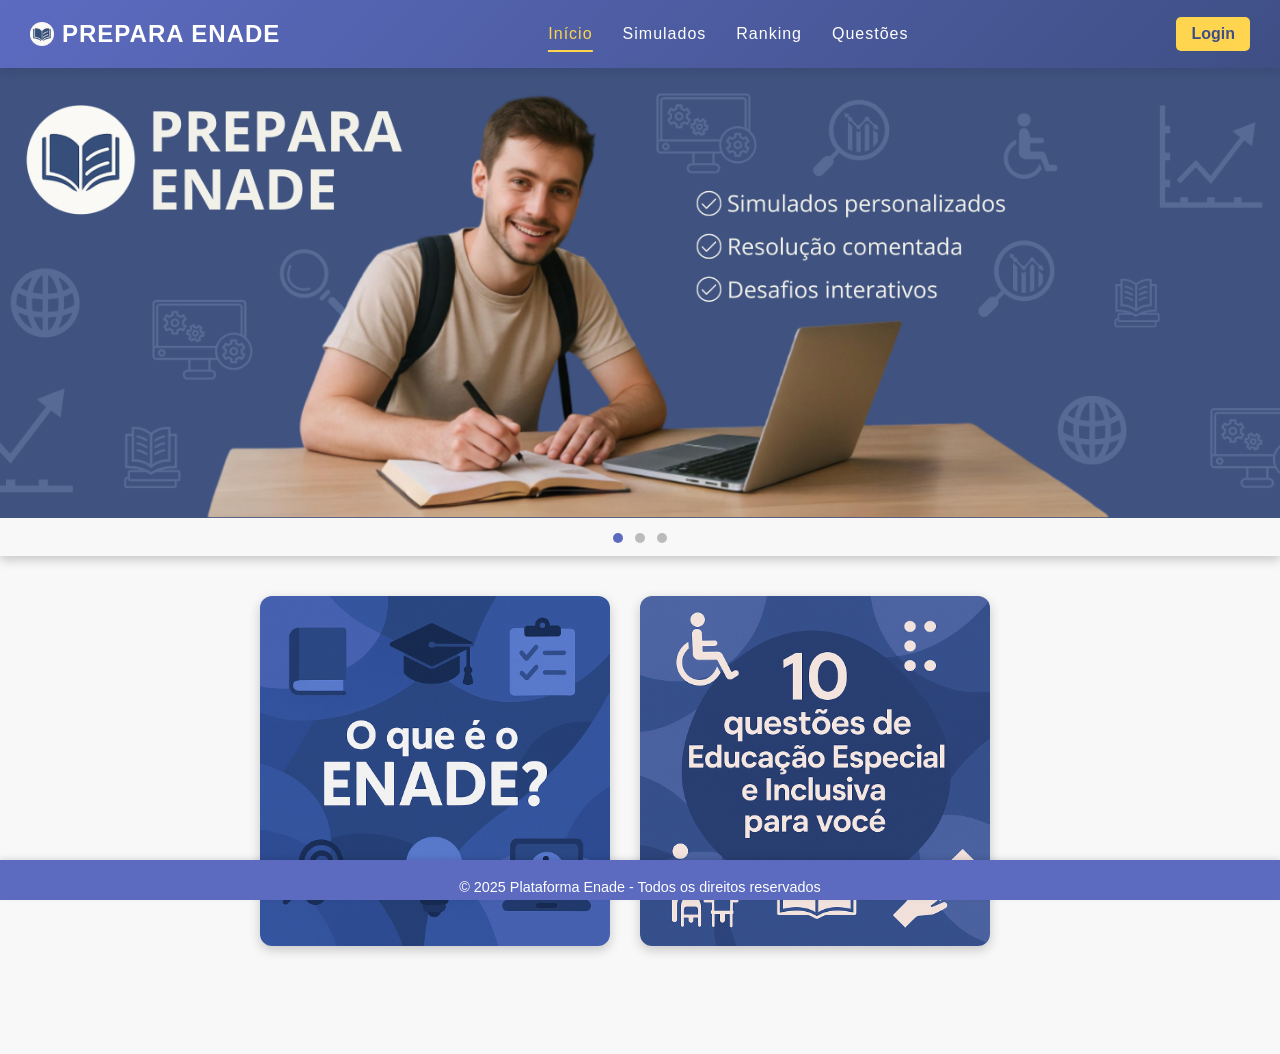
<file: public/index.html>
<!DOCTYPE html>
<html lang="pt-br">
<head>
    <meta charset="UTF-8">
    <meta name="viewport" content="width=device-width, initial-scale=1.0">
    <title>Prepara Enade</title>
    <link rel="stylesheet" href="styles.css">
    <link rel="icon" type="image/x-icon" href="img/icon.png">
</head>
<body>
    <header>
        <a href="index.html" class="logo">
          <img src="img/icon.png" alt="Ícone de livro" class="logo-icon">
          Prepara Enade
        </a>          
        <nav>
            <div class="hamburger" onclick="toggleMenu()">☰</div>
            <ul>
                <li><a href="index.html">Início</a></li>
                <li><a href="simulados.html">Simulados</a></li>
                <li><a href="ranking.html">Ranking</a></li>
                <li><a href="questoes.html">Questões</a></li>
            </ul>
        </nav>
        <div id="login-area">
            <button class="btn-login" onclick="window.location.href='login.html'">Login</button>
        </div>
    </header>
    
    <section class="carousel">
            <div class="slides">
                <img src="img/1.png" alt="Imagem 1">
                <img src="img/2.png" alt="Imagem 2">
                <img src="img/3.png" alt="Imagem 3">
            </div>
            <div class="dots">
                <span class="dot active"></span>
                <span class="dot"></span>
                <span class="dot"></span>
            </div>
    </section>
     <section class="posters">
  <div class="poster" id="enade-poster" onclick="mostrarVideoEnade()">
    <img src="img/O que é o ENADE_.png" alt="O que é o ENADE">
  </div>
  <div class="poster" onclick="window.location.href='10quest.html'">
    <img src="img/10quest.png" alt="10 Questões de Acessibilidade">
  </div>
  <div id="video-container" style="margin-top: 20px;"></div>
</section>
    <div id="custom-alert" class="custom-alert">
    <div class="alert-box">
        <p>Você precisa estar logado para acessar essa área.</p>
        <button onclick="closeAlert()">OK</button>
    </div>
</div>    

    <footer>
        <p>&copy; 2025 Plataforma Enade - Todos os direitos reservados</p>
    </footer>

<script>
    document.addEventListener("DOMContentLoaded", function () {
        let links = document.querySelectorAll("nav ul li a");
        let currentPage = window.location.pathname.split("/").pop();
        links.forEach(link => {
            if (link.getAttribute("href") === currentPage) {
                link.classList.add("active");
            }
        });

        let currentSlide = 0;
        const slides = document.querySelector(".slides");
        const dots = document.querySelectorAll(".dot");

        function showSlide(index) {
            slides.style.transform = `translateX(-${index * 100}%)`;
            dots.forEach(dot => dot.classList.remove("active"));
            dots[index].classList.add("active");
        }

        function nextSlide() {
            currentSlide = (currentSlide + 1) % 3;
            showSlide(currentSlide);
        }

        setInterval(nextSlide, 4000);

        dots.forEach((dot, index) => {
            dot.addEventListener("click", () => {
                currentSlide = index;
                showSlide(currentSlide);
            });
        });

        const user = JSON.parse(localStorage.getItem('user'));
const loginArea = document.getElementById('login-area');

if (user && loginArea) {
    const displayName = user.nickname ? user.nickname : user.name;
    const profilePhoto = user.foto ? user.foto : 'img/Animais/do-utilizador.png';

    loginArea.innerHTML = `
        <div class="user-info" onclick="window.location.href='perfil.html'" style="cursor: pointer;">
            <img src="${profilePhoto}" alt="Foto de Perfil" class="profile-photo">
            <span class="user-name">${displayName}</span>
            <button onclick="logout(event)" class="btn-login">Sair</button>
        </div>
        
    `;
}

        // ✅ Aqui dentro o user está definido corretamente
        document.querySelectorAll("nav ul li a").forEach(link => {
            const href = link.getAttribute("href");
            if ((href === "ranking.html" || href === "questoes.html") && !user) {
                link.addEventListener("click", function (e) {
                    e.preventDefault();
                    showAlert();
                });
            }
        });
    });
function showAlert() {
    const alert = document.getElementById("custom-alert");
    if (alert) {
        alert.style.display = "flex";
    }
}

function closeAlert() {
    window.location.href = "login.html";
}
function logout(event) {
        event.stopPropagation();
        localStorage.removeItem('user');
        window.location.href = 'index.html';
    }
function mostrarVideoEnade() {
    const container = document.getElementById('video-container');

    // Se o vídeo já estiver lá, não adiciona de novo (ou pode alternar visibilidade)
    if (container.innerHTML.trim() !== '') {
      container.innerHTML = ''; // fecha o vídeo se clicar novamente
      return;
    }

    // Insere o vídeo com controles
    container.innerHTML = `
      <video width="640" height="360" controls autoplay>
        <source src="img/oque-e-enade.mp4" type="video/mp4">
        Seu navegador não suporta o elemento de vídeo.
      </video>
    `;
    container.scrollIntoView({ behavior: 'smooth' });
  }
</script>
</body>
</html>
</file>
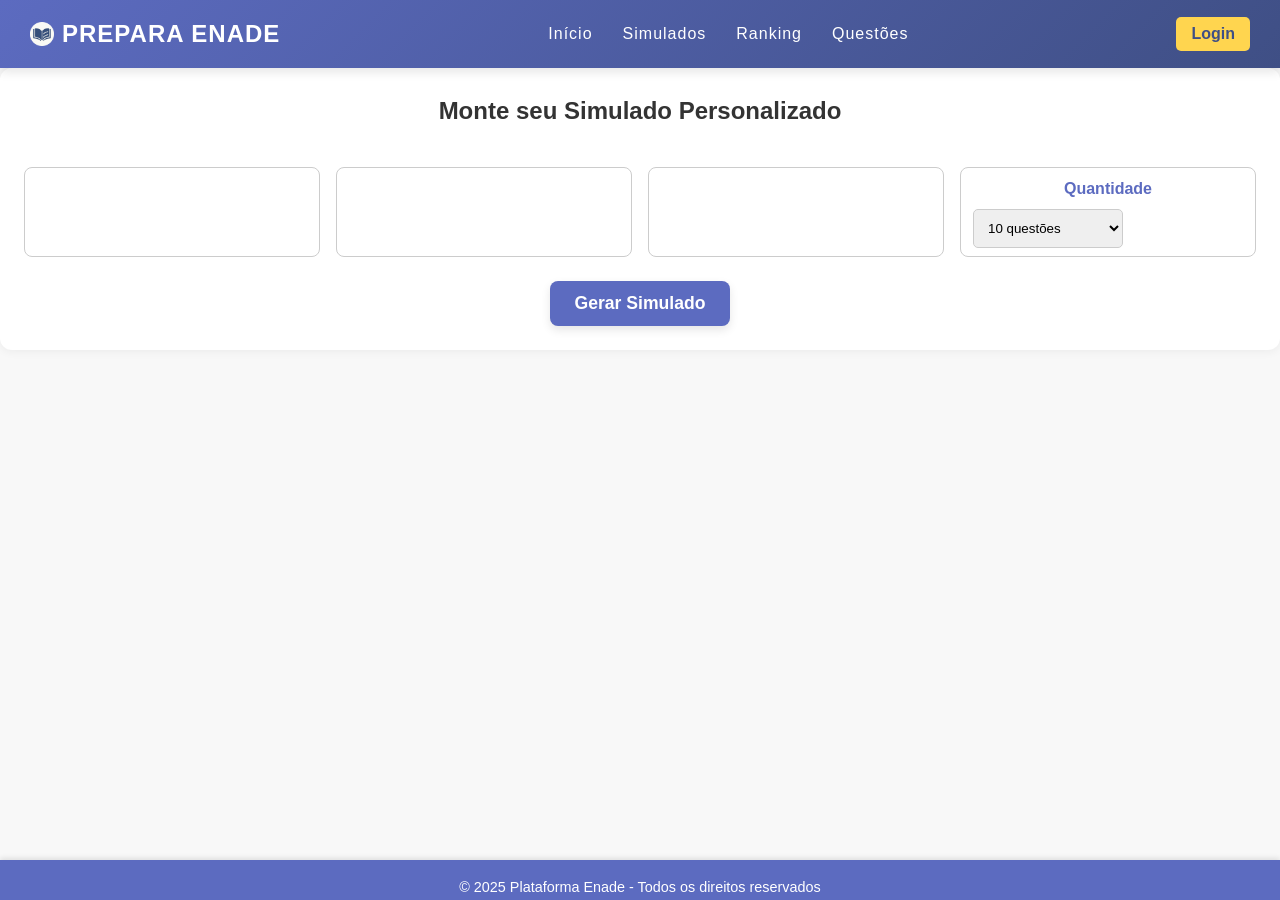
<file: public/10quest.html>
<!DOCTYPE html>
<html lang="pt-br">
<head>
  <meta charset="UTF-8" />
  <meta name="viewport" content="width=device-width, initial-scale=1.0" />
  <title>Simulados - Prepara Enade</title>
  <link rel="stylesheet" href="styles.css" />
  <link rel="icon" type="image/x-icon" href="img/icon.png" />
</head>
<body>
  <header>
    <a href="index.html" class="logo">
          <img src="img/icon.png" alt="Ícone de livro" class="logo-icon">
          Prepara Enade
        </a>
    <nav>
      <div class="hamburger" onclick="toggleMenu()">☰</div>
      <ul>
        <li><a href="index.html">Início</a></li>
        <li><a href="simulados.html">Simulados</a></li>
        <li><a href="ranking.html">Ranking</a></li>
        <li><a href="questoes.html">Questões</a></li>
      </ul>
    </nav>
    <div id="login-area">
      <button class="btn-login" onclick="window.location.href='login.html'">Login</button>
    </div>
  </header>
  <section class="container">
  <div class="topo-questoes">
    <h2>Monte seu Simulado Personalizado</h2>
  </div>

  <div class="filtro-questoes">
    <div class="filtro-checkbox" id="filtro-categoria"></div>
    <div class="filtro-checkbox" id="filtro-banca"></div>
    <div class="filtro-checkbox" id="filtro-ano"></div>
    <div class="filtro-checkbox">
      <h3>Quantidade</h3>
      <select id="quantidade">
        <option value="10">10 questões</option>
        <option value="15">15 questões</option>
        <option value="20">20 questões</option>
        <option value="30">30 questões</option>
      </select>
    </div>
  </div>

  <div class="questoes-lista" id="questoes-lista"></div>
  <div id="mensagens"></div>

  <button id="btn-gerar-simulado">Gerar Simulado</button>
</section>
<div id="custom-alert" class="custom-alert">
  <div class="alert-box">
      <p id="custom-alert-text">Você precisa estar logado para gerar um simulado.</p>
      <button onclick="closeAlert()">OK</button>
  </div>
</div>
   

  <footer>
    <p>&copy; 2025 Plataforma Enade - Todos os direitos reservados</p>
  </footer>

<script>
  let questoesCarregadas = [];

  const filtroCategoriaDiv = document.getElementById("filtro-categoria");
  const filtroBancaDiv = document.getElementById("filtro-banca");
  const filtroAnoDiv = document.getElementById("filtro-ano");
  const btnGerarSimulado = document.getElementById("btn-gerar-simulado");

  function criarCheckboxes(container, valores, nomeGrupo) {
    container.innerHTML = "";
    const titulo = document.createElement("h3");
    titulo.textContent = nomeGrupo;
    container.appendChild(titulo);

    Array.from(valores).sort().forEach(v => {
      const label = document.createElement("label");
      label.style.display = "block";

      const checkbox = document.createElement("input");
      checkbox.type = "checkbox";
      checkbox.name = nomeGrupo;
      checkbox.value = v;

      label.appendChild(checkbox);
      label.appendChild(document.createTextNode(" " + v));
      container.appendChild(label);
    });
  }

  function preencherFiltrosComCheckboxes(questoes) {
    const categorias = new Set();
    const bancas = new Set();
    const anos = new Set();

    questoes.forEach(q => {
      categorias.add(q.categoria);
      bancas.add(q.banca);
      anos.add(q.ano);
    });

    criarCheckboxes(filtroCategoriaDiv, categorias, "categoria");
    criarCheckboxes(filtroBancaDiv, bancas, "banca");
    criarCheckboxes(filtroAnoDiv, anos, "ano");
  }
function marcarCategoriasEAvancar() {
  // Categorias a marcar
  const categoriasParaMarcar = [
    "Educação Especial e Inclusiva",
    "Educação Especial na Perspectiva da Educação Inclusiva",
    "Educação Inclusiva"
  ];

  // Marcar checkboxes que correspondem a essas categorias
  categoriasParaMarcar.forEach(categoria => {
    const checkbox = document.querySelector(`#filtro-categoria input[type="checkbox"][value="${categoria}"]`);
    if (checkbox) {
      checkbox.checked = true;
    }
  });

  // Agora gerar o simulado automaticamente (simulando o clique no botão)
  btnGerarSimulado.click();
}

  function pegarSelecionados(nomeGrupo) {
    return Array.from(document.querySelectorAll(`input[name="${nomeGrupo}"]:checked`)).map(cb => cb.value);
  }

  function embaralharArray(array) {
    const arr = [...array];
    for (let i = arr.length - 1; i > 0; i--) {
      const j = Math.floor(Math.random() * (i + 1));
      [arr[i], arr[j]] = [arr[j], arr[i]];
    }
    return arr;
  }

btnGerarSimulado.addEventListener("click", () => {
  const user = JSON.parse(localStorage.getItem("user"));
  if (!user) {
    showAlert("Você precisa estar logado para gerar um simulado.", "login.html");
    return;
  }
  const categoriasSelecionadas = pegarSelecionados("categoria");
  const bancasSelecionadas = pegarSelecionados("banca");
  const anosSelecionados = pegarSelecionados("ano");
  const quantidadeSelecionada = parseInt(document.getElementById("quantidade").value);

  const questoesFiltradas = questoesCarregadas.filter(q => {
    const okCategoria = categoriasSelecionadas.length === 0 || categoriasSelecionadas.includes(q.categoria);
    const okBanca = bancasSelecionadas.length === 0 || bancasSelecionadas.includes(q.banca);
    const okAno = anosSelecionados.length === 0 || anosSelecionados.includes(String(q.ano));
    return okCategoria && okBanca && okAno;
  });

  if (questoesFiltradas.length === 0) {
    showAlert("Nenhuma questão encontrada com os filtros aplicados.");
    return;
  }

  const quantidadeFinal = Math.min(quantidadeSelecionada, questoesFiltradas.length);

  if (quantidadeFinal < quantidadeSelecionada) {
    showAlert(`Apenas ${quantidadeFinal} questões disponíveis. Gerando com essa quantidade.`, "simu1.html");
  } else {
    localStorage.setItem("simuladoPersonalizado", JSON.stringify(
      embaralharArray(questoesFiltradas).slice(0, quantidadeFinal)
    ));
    window.location.href = "simu1.html";
  }
});

  async function carregarQuestoes() {
    try {
      const res = await fetch("https://prepara-enade.onrender.com/api/questoes");
      const dados = await res.json();
      questoesCarregadas = dados;
      preencherFiltrosComCheckboxes(dados);

      marcarCategoriasEAvancar();
      
    } catch (err) {
      console.error("Erro ao carregar questões:", err);
    }
  }

  carregarQuestoes();

  const user = JSON.parse(localStorage.getItem('user'));
  const loginArea = document.getElementById('login-area');

if (user && loginArea) {
    const displayName = user.nickname ? user.nickname : user.name;
    const profilePhoto = user.foto ? user.foto : 'img/Animais/do-utilizador.png';

    loginArea.innerHTML = `
        <div class="user-info" onclick="window.location.href='perfil.html'" style="cursor: pointer;">
            <img src="${profilePhoto}" alt="Foto de Perfil" class="profile-photo">
            <span class="user-name">${displayName}</span>
            <button onclick="logout(event)" class="btn-login">Sair</button>
        </div>
        
    `;
}
function logout(event) {
        event.stopPropagation();
        localStorage.removeItem('user');
        window.location.href = 'index.html';
    }
function mostrarMensagem(texto, tipo = "success", duracao = 4000) {
  const container = document.getElementById("mensagens");

  const mensagem = document.createElement("div");
  mensagem.classList.add("message", tipo);
  mensagem.textContent = texto;

  container.appendChild(mensagem);

  setTimeout(() => {
    mensagem.remove();
  }, duracao);
}
let alertRedirectUrl = null;

function showAlert(message, redirectUrl = null) {
  alertRedirectUrl = redirectUrl;
  const alertBox = document.getElementById("custom-alert");
  const alertText = document.getElementById("custom-alert-text");
  alertText.textContent = message;
  alertBox.style.display = "flex";
}

function closeAlert() {
  const alertBox = document.getElementById("custom-alert");
  alertBox.style.display = "none";
  if (alertRedirectUrl) {
    window.location.href = alertRedirectUrl;
  }
}
</script>
</body>
</html>
</file>
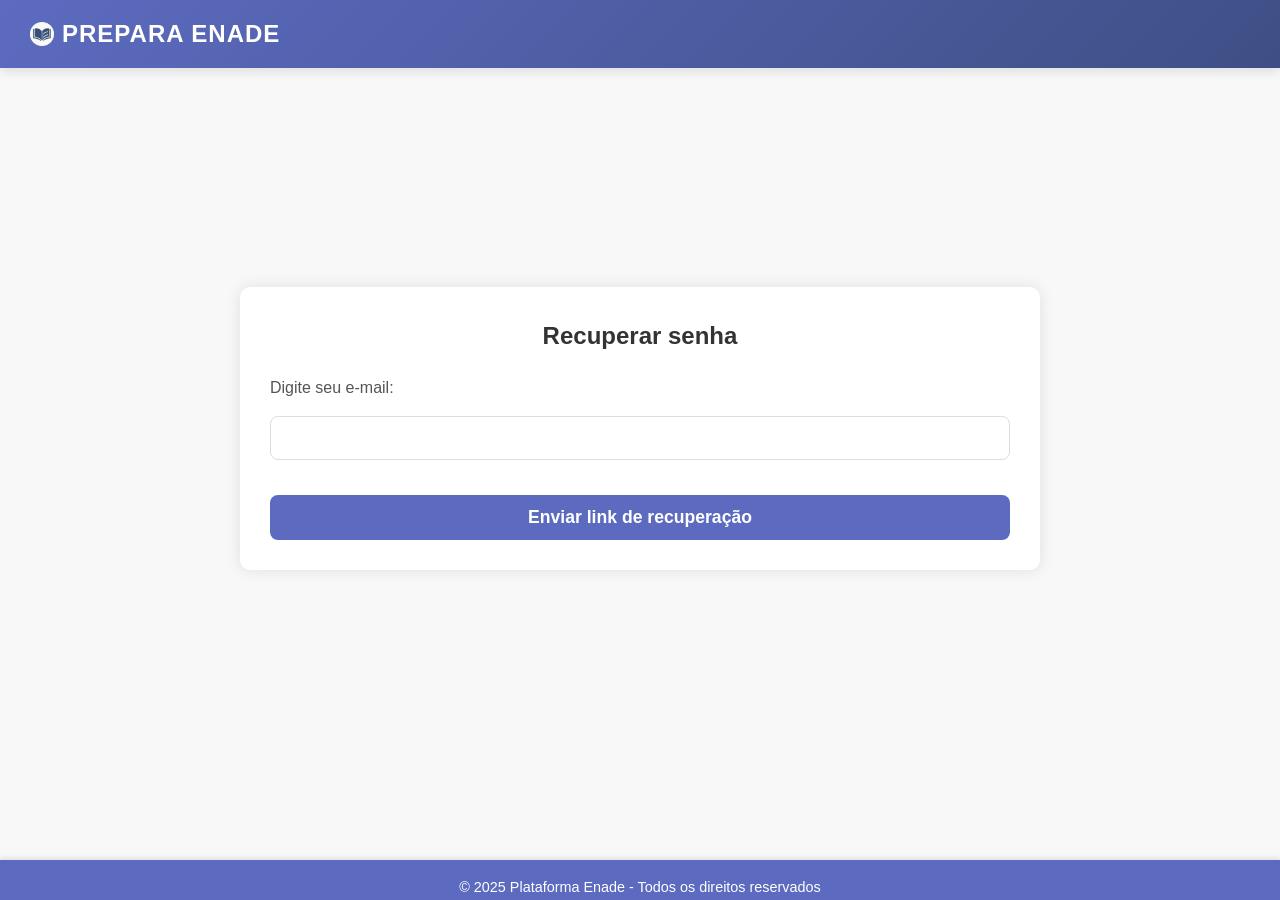
<file: public/forgot-password.html>
<!DOCTYPE html>
<html lang="pt-br">
<head>
    <meta charset="UTF-8">
    <meta name="viewport" content="width=device-width, initial-scale=1.0">
    <title>Prepara Enade</title>
    <link rel="stylesheet" href="styles.css">
    <link rel="icon" type="image/x-icon" href="img/icon.png">
</head>
<body>
    <header>
        <a href="index.html" class="logo">
          <img src="img/icon.png" alt="Ícone de livro" class="logo-icon">
          Prepara Enade
        </a>
          </header>
          <main>
            <div class="form-wrapper">
            <h2>Recuperar senha</h2>
            <form id="forgot-password-form">
              <label for="email">Digite seu e-mail:</label>
              <input type="email" id="email" name="email" required aria-label="Digite seu e-mail para recuperar a senha" />
              <button type="submit" class="btn" id="salvar-btn" aria-label="Enviar link de recuperação de senha">Enviar link de recuperação</button>
            </form>
            <p id="mensagem-feedback" class="mensagem-feedback" style="display: none; margin-top: 10px;"></p>
          </div>
          </main>

<footer>
  <p>&copy; 2025 Plataforma Enade - Todos os direitos reservados</p>
</footer>
  

  <script>
document.getElementById('forgot-password-form').addEventListener('submit', async e => {
  e.preventDefault();
  const email = document.getElementById('email').value;
  const feedback = document.getElementById('mensagem-feedback');
  feedback.style.display = "none";
  feedback.textContent = "";

  try {
    const response = await fetch('https://prepara-enade.onrender.com/api/auth/forgot-password', {
      method: 'POST',
      headers: { 'Content-Type': 'application/json' },
      body: JSON.stringify({ email })
    });

    const data = await response.json();

    if (response.ok) {
      feedback.textContent = data.message || "Link enviado com sucesso.";
      feedback.style.color = "green";
    } else {
      feedback.textContent = data.error || "Erro ao enviar o link.";
      feedback.style.color = "red";
    }

    feedback.style.display = "block";

  } catch (error) {
    feedback.textContent = "Erro de conexão com o servidor.";
    feedback.style.color = "red";
    feedback.style.display = "block";
    console.error(error);
  }
});


  </script>
</body>
</html>
</file>
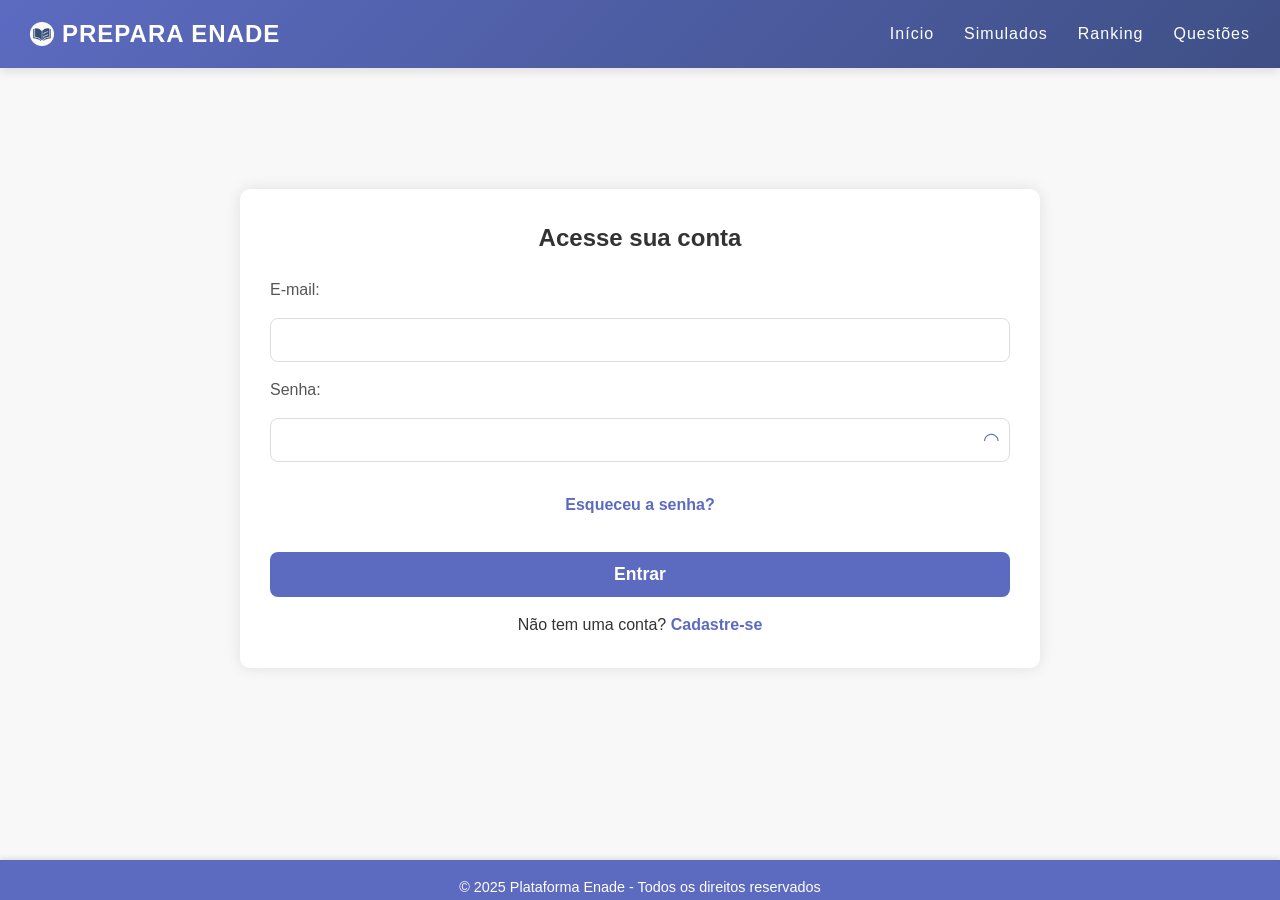
<file: public/login.html>
<!DOCTYPE html>
<html lang="pt-br">
<head>
    <meta charset="UTF-8">
    <meta name="viewport" content="width=device-width, initial-scale=1.0">
    <title>Prepara Enade</title>
    <link rel="stylesheet" href="styles.css">
    <link rel="icon" type="image/x-icon" href="img/icon.png">
</head>
<body>
    <header>
        <a href="index.html" class="logo">
          <img src="img/icon.png" alt="Ícone de livro" class="logo-icon">
          Prepara Enade
        </a> 
        <nav>
            <div class="hamburger" onclick="toggleMenu()">☰</div>
            <ul>
                <li><a href="index.html">Início</a></li>
                <li><a href="simulados.html">Simulados</a></li>
                <li><a href="#" onclick="verificarLogin(event, 'ranking.html')">Ranking</a></li>
                <li><a href="#" onclick="verificarLogin(event, 'questoes.html')">Questões</a></li>
            </ul>
        </nav>
    </header>
    
    <main>
    <div class="form-wrapper">
        <h2>Acesse sua conta</h2>
        <form action="index.html" method="post" class="login-form">
            <label for="email">E-mail:</label>
            <input type="email" id="email" name="email" required>

            <label for="senha">Senha:</label>
<div class="senha-wrapper">
  <input type="password" id="senha" name="senha" required />
  <span class="toggle-senha" onclick="toggleSenha('senha', this)">◠</span>
</div>
<p class="forgot-password">
        <a href="forgot-password.html">Esqueceu a senha?</a>
    </p>
<p id="mensagem-erro" class="mensagem-erro" style="color: red; display: none;"></p>

            <button type="submit" class="btn">Entrar</button>
        </form>
        <p>Não tem uma conta? <a href="register.html">Cadastre-se</a></p>
    </div>
    </main>
    <div id="custom-alert" class="custom-alert">
    <div class="alert-box">
        <p>Você precisa estar logado para acessar essa área.</p>
        <button onclick="closeAlert()">OK</button>
    </div>
</div>  

    <footer>
        <p>&copy; 2025 Plataforma Enade - Todos os direitos reservados</p>
    </footer>
    <script>
document.querySelector('.login-form').addEventListener('submit', async function (e) {
    e.preventDefault();

    const email = document.querySelector('#email').value;
    const password = document.querySelector('#senha').value;
    const mensagemErro = document.getElementById('mensagem-erro');

    const response = await fetch('https://prepara-enade.onrender.com/api/auth/login', {
        method: 'POST',
        headers: { 'Content-Type': 'application/json' },
        body: JSON.stringify({ email, password })
    });

    const data = await response.json();

    if (response.ok) {
        localStorage.setItem("user", JSON.stringify(data.user));
        window.location.href = 'index.html';
    } else {
        mensagemErro.textContent = 'Erro: ' + data.message;
        mensagemErro.style.display = 'block';
    }
});
    const togglePassword = document.querySelector('#togglePassword');
    const passwordInput = document.querySelector('#password');

    function toggleSenha(idCampo, elementoIcone) {
    const input = document.getElementById(idCampo);
    if (input.type === "password") {
      input.type = "text";
      elementoIcone.textContent = "◉";
    } else {
      input.type = "password";
      elementoIcone.textContent = "◠";
    }
  }

  function verificarLogin(event, destino) {
      event.preventDefault();
      const user = JSON.parse(localStorage.getItem('user'));
      if (!user) {
        document.getElementById('custom-alert').style.display = 'flex';
        document.body.style.overflow = 'hidden';
      } else {
        window.location.href = destino;
      }
    }

    function closeAlert() {
      document.getElementById('custom-alert').style.display = 'none';
      document.body.style.overflow = 'auto';
    }
  
    </script>    
</body>
</html>
</file>
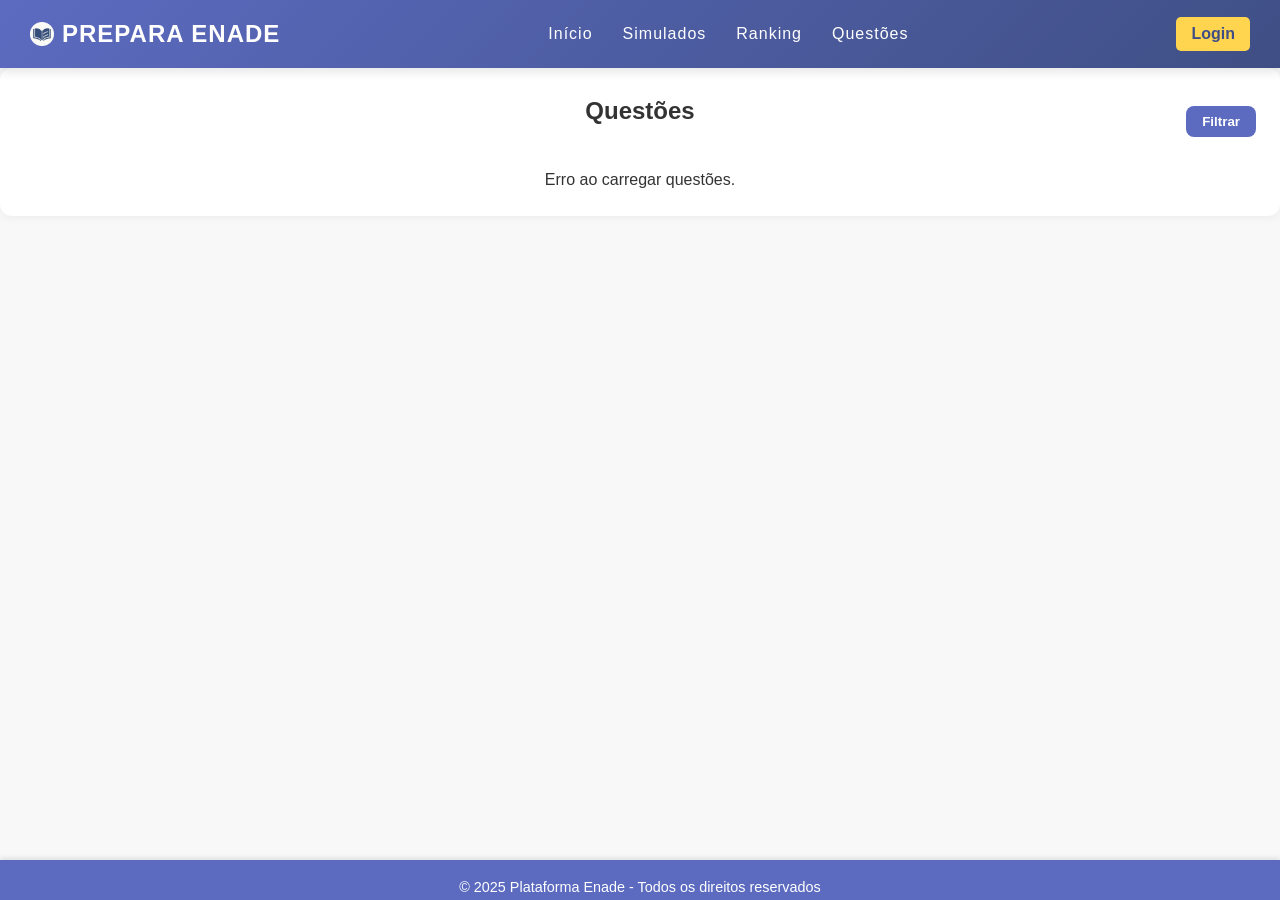
<file: public/questoes.html>
<!DOCTYPE html>
<html lang="pt-br">
<head>
  <meta charset="UTF-8" />
  <meta name="viewport" content="width=device-width, initial-scale=1.0" />
  <title>Prepara Enade</title>
  <link rel="stylesheet" href="styles.css" />
  <link rel="icon" type="image/x-icon" href="img/icon.png" />
</head>
<body>
  <header>
    <div class="logo">
      <img src="img/icon.png" alt="Ícone de livro" class="logo-icon" />
      Prepara Enade
    </div>
    <nav>
      <div class="hamburger" onclick="toggleMenu()">☰</div>
      <ul>
        <li><a href="index.html">Início</a></li>
        <li><a href="simulados.html">Simulados</a></li>
        <li><a href="ranking.html">Ranking</a></li>
        <li><a href="questoes.html">Questões</a></li>
      </ul>
    </nav>
    <div id="login-area">
      <button class="btn-login" onclick="window.location.href='login.html'">Login</button>
    </div>
  </header>

  <section class="container">
  <div class="topo-questoes">
    <h2>Questões</h2>
    <button id="btn-filtro">Filtrar</button>
  </div>

  <div class="filtro-questoes" id="filtro" style="display: none;">
    <div class="campo-filtro">
      <select id="categoria"></select>
    </div>

    <div class="campo-filtro">
      <select id="banca"></select>
    </div>

    <div class="campo-filtro">
      <select id="ano"></select>
    </div>
  </div>

    <div class="questoes-lista" id="questoes-lista"></div>
    

  </section>

  <footer>
    <p>&copy; 2025 Plataforma Enade - Todos os direitos reservados</p>
  </footer>
  <script>
    const listaQuestoes = document.getElementById("questoes-lista");
    const categoriaSelect = document.getElementById("categoria");
    const bancaSelect = document.getElementById("banca");
    const anoSelect = document.getElementById("ano");

    let questoesCarregadas = [];

    async function carregarQuestoes() {
      try {
        const res = await fetch("https://prepara-enade.onrender.com/api/questoes");
        const dados = await res.json();
        questoesCarregadas = dados;

        preencherFiltros(dados);
        renderizarQuestoes(); // Renderiza todas
      } catch (err) {
        console.error("Erro ao carregar questões:", err);
        listaQuestoes.innerHTML = "<p>Erro ao carregar questões.</p>";
      }
    }

    function preencherFiltros(questoes) {
      const categorias = new Set();
      const bancas = new Set();
      const anos = new Set();

      questoes.forEach(q => {
        if (q.categoria) categorias.add(q.categoria);
        if (q.banca) bancas.add(q.banca);
        if (q.ano) anos.add(q.ano);
      });

      // Helper para preencher select
      function preencherSelect(select, valores, label) {
        select.innerHTML = `<option value="">${label}</option>`;
        Array.from(valores).sort().forEach(v => {
          const opt = document.createElement("option");
          opt.value = v;
          opt.textContent = v;
          select.appendChild(opt);
        });
      }

      preencherSelect(categoriaSelect, categorias, "Categoria");
      preencherSelect(bancaSelect, bancas, "Banca");
      preencherSelect(anoSelect, anos, "Ano");
    }

    function renderizarQuestoes() {
      listaQuestoes.innerHTML = "<p>Carregando...</p>";

      const filtroCategoria = categoriaSelect.value;
      const filtroBanca = bancaSelect.value;
      const filtroAno = anoSelect.value;

      const filtradas = questoesCarregadas.filter(q => {
        return (
          (filtroCategoria === "" || q.categoria === filtroCategoria) &&
          (filtroBanca === "" || q.banca === filtroBanca) &&
          (filtroAno === "" || String(q.ano) === filtroAno)
        );
      });

      listaQuestoes.innerHTML = "";

      if (filtradas.length === 0) {
        listaQuestoes.innerHTML = "<p>Nenhuma questão encontrada.</p>";
        return;
      }

      filtradas.forEach(q => {
        const questao = document.createElement("div");
        questao.className = "questao";
                const letras = ["A", "B", "C", "D", "E"];
        const nomeGrupo = `questao_${q.id}`;

        // Embaralha as alternativas mantendo referência à posição original
        const alternativasEmbaralhadas = q.alternativas.map((alt, idx) => ({ ...alt, originalIndex: idx }));
        alternativasEmbaralhadas.sort(() => Math.random() - 0.5);

        // Armazena a ordem embaralhada no objeto da questão
        q.alternativasExibidas = alternativasEmbaralhadas;
        questao.innerHTML = `
  <div class="cabecalho-questao">
  <span class="tag-info"><strong>Questão:</strong> ${q.numero || q.id}</span>
  <span class="tag-info"><strong>Banca:</strong> ${q.banca?.toUpperCase() || 'BANCA'}</span>
  <span class="tag-info"><strong>Ano:</strong> ${q.ano || 'Ano'}</span>
  <span class="tag-info"><strong>Categoria:</strong> ${q.categoria ? q.categoria.charAt(0).toUpperCase() + q.categoria.slice(1) : 'Categoria'}</span>
</div>
    
  </div>
<h4>${q.enunciado}</h4>
  <div class="alternativas" id="alternativas_${q.id}">
    ${alternativasEmbaralhadas.map((a, i) => `
      <label class="alternativa-item">
        <input type="radio" name="${nomeGrupo}" value="${i}" />
        <span class="circulo">${letras[i]}</span>
        <span class="texto-alt">${a.texto}</span>
      </label>
    `).join('')}
  </div>

  <button class="btn-responder" onclick="verificarResposta('${nomeGrupo}', ${q.id})">Responder</button>
  <span class="feedback" id="feedback_${q.id}"></span>

  <div class="comentario" id="comentario_${q.id}" style="margin-top:8px; display:none;"></div>
`;

        listaQuestoes.appendChild(questao);
      });
    }

    [categoriaSelect, bancaSelect, anoSelect].forEach(select => {
      select.addEventListener("change", renderizarQuestoes);
    });

    document.addEventListener("DOMContentLoaded", function () {
      carregarQuestoes();})

    function toggleMenu() {
      const navList = document.querySelector("nav ul");
      navList.classList.toggle("show");
    }
    const btnFiltro = document.getElementById('btn-filtro');
  const filtro = document.getElementById('filtro');

  btnFiltro.addEventListener('click', () => {
    filtro.style.display = filtro.style.display === 'none' ? 'flex' : 'none';
  });
  
    function verificarResposta(nomeGrupo, questaoId) {
  const selecionado = document.querySelector(`input[name="${nomeGrupo}"]:checked`);
  const feedback = document.getElementById(`feedback_${questaoId}`);
  const comentarioDiv = document.getElementById(`comentario_${questaoId}`);
  const botaoResponder = document.querySelector(`button[onclick="verificarResposta('${nomeGrupo}', ${questaoId})"]`);

  // Se já respondeu, não permite nova tentativa
  if (botaoResponder.disabled) return;

  if (!selecionado) {
    feedback.textContent = "Selecione uma alternativa.";
    feedback.style.color = "orange";
    comentarioDiv.innerHTML = "";
    return;
  }

  const indice = parseInt(selecionado.value);
  const questao = questoesCarregadas.find(q => q.id === questaoId);
  const alternativaSelecionada = questao.alternativasExibidas[indice];

  const radios = document.querySelectorAll(`input[name="${nomeGrupo}"]`);
  radios.forEach(input => {
    const label = input.closest(".alternativa-item");
    label.classList.remove("selecionada", "correta", "errada");
    input.disabled = true; // Impede nova seleção
  });

  const labelSelecionado = selecionado.closest(".alternativa-item");

    if (alternativaSelecionada && alternativaSelecionada.correta) {
    feedback.textContent = "✅ Correta!";
    feedback.style.color = "green";
    labelSelecionado.classList.add("correta");

    comentarioDiv.innerHTML = questao.comentario || "Comentário não disponível para esta questão.";
    comentarioDiv.style.display = "block";

    // Atualiza +5 pontos
    if (user) atualizarPontuacao(user.id, 5);

  } else {
    feedback.textContent = `❌ Incorreta. Resposta correta letra ${questao.alternativasExibidas.find((a, i) => a.correta ? i : null) !== undefined ? 
      ['A', 'B', 'C', 'D', 'E'][questao.alternativasExibidas.findIndex(a => a.correta)] : '?'}`;
    feedback.style.color = "red";
    labelSelecionado.classList.add("errada");

    comentarioDiv.innerHTML = questao.comentario || "Comentário não disponível para esta questão.";
    comentarioDiv.style.display = "block";

    // Atualiza +2 pontos
    if (user) atualizarPontuacao(user.id, 2);
  }

  botaoResponder.disabled = true; // Impede clicar novamente no botão
}

const user = JSON.parse(localStorage.getItem('user'));
      const loginArea = document.getElementById('login-area');

if (user && loginArea) {
    const displayName = user.nickname ? user.nickname : user.name;
    const profilePhoto = user.foto ? user.foto : 'img/Animais/do-utilizador.png';

    loginArea.innerHTML = `
        <div class="user-info" onclick="window.location.href='perfil.html'" style="cursor: pointer;">
            <img src="${profilePhoto}" alt="Foto de Perfil" class="profile-photo">
            <span class="user-name">${displayName}</span>
            <button onclick="logout(event)" class="btn-login">Sair</button>
        </div>
        
    `;
}
function logout(event) {
        event.stopPropagation();
        localStorage.removeItem('user');
        window.location.href = 'index.html';
    }
  async function atualizarPontuacao(userId, pontos) {
    console.log("Adicionando pontos:", pontos, "para o usuário:", userId);
  try {
    const res = await fetch("https://prepara-enade.onrender.com/api/auth/usuarios/pontos",{
      method: 'PATCH',
      headers: {
        'Content-Type': 'application/json'
      },
      body: JSON.stringify({
        id: userId,
        pontos: pontos
      })
    });

    if (!res.ok) throw new Error('Erro ao atualizar pontuação');
  } catch (err) {
    console.error('Erro ao enviar pontos:', err);
  }
}

  </script>
</body>
</html>
</file>
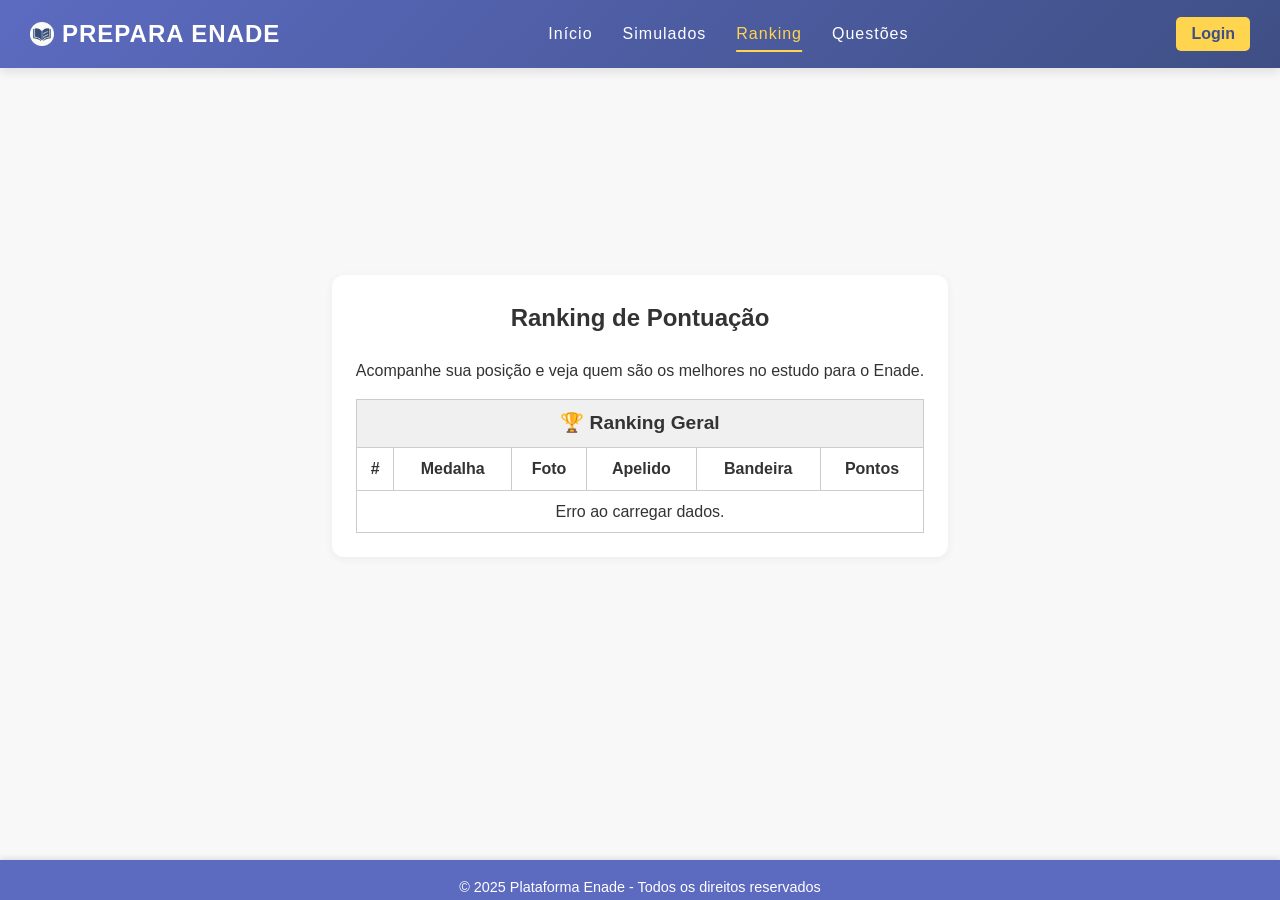
<file: public/ranking.html>
<!DOCTYPE html>
<html lang="pt-br">
<head>
    <meta charset="UTF-8" />
    <meta name="viewport" content="width=device-width, initial-scale=1" />
    <title>Prepara Enade</title>
    <link rel="stylesheet" href="styles.css" />
    <link rel="icon" type="image/x-icon" href="img/icon.png" />
</head>
<body>
    <header>
        <a href="index.html" class="logo">
          <img src="img/icon.png" alt="Ícone de livro" class="logo-icon">
          Prepara Enade
        </a>
        <nav>
            <div class="hamburger" onclick="toggleMenu()">☰</div>
            <ul>
                <li><a href="index.html">Início</a></li>
                <li><a href="simulados.html">Simulados</a></li>
                <li><a href="ranking.html">Ranking</a></li>
                <li><a href="questoes.html">Questões</a></li>
            </ul>
        </nav>
        <div id="login-area">
            <button class="btn-login" onclick="window.location.href='login.html'">Login</button>
        </div>
    </header>

    <main>
            <section class="container">
        <h2>Ranking de Pontuação</h2>
        <p>Acompanhe sua posição e veja quem são os melhores no estudo para o Enade.</p>

        <div class="ranking-tabela">
    <div class="tabela-scroll">
        <table>
            <thead>
                <tr>
                    <th colspan="6" style="text-align: center; font-size: 1.2em; background-color: #f0f0f0;">
                    🏆 Ranking Geral
                    </th>
                </tr>
                <tr>
                    <th>#</th>
                    <th>Medalha</th>
                    <th>Foto</th>
                    <th>Apelido</th>
                    <th>Bandeira</th>
                    <th>Pontos</th>
                </tr>
            </thead>
            <tbody id="ranking-geral-body">
                <!-- Conteúdo via JS -->
            </tbody>
        </table>
    </div>
</div>
    </section>
    </main>

    <footer>
        <p>&copy; 2025 Plataforma Enade - Todos os direitos reservados</p>
    </footer>

    <script>
        document.addEventListener("DOMContentLoaded", function () {
            let links = document.querySelectorAll("nav ul li a");
            let currentPage = window.location.pathname.split("/").pop();

            links.forEach((link) => {
                if (link.getAttribute("href") === currentPage) {
                    link.classList.add("active");
                }
            });

            const user = JSON.parse(localStorage.getItem("user"));
            const loginArea = document.getElementById('login-area');

if (user && loginArea) {
    const displayName = user.nickname ? user.nickname : user.name;
    const profilePhoto = user.foto ? user.foto : 'img/Animais/do-utilizador.png';

    loginArea.innerHTML = `
        <div class="user-info" onclick="window.location.href='perfil.html'" style="cursor: pointer;">
            <img src="${profilePhoto}" alt="Foto de Perfil" class="profile-photo">
            <span class="user-name">${displayName}</span>
            <button onclick="logout(event)" class="btn-login">Sair</button>
        </div>
        
    `;
}

            carregarRankingGeral();
            carregarSalasDoUsuario();
        });
function logout(event) {
        event.stopPropagation();
        localStorage.removeItem('user');
        window.location.href = 'index.html';
    }

async function carregarRankingGeral() {
    try {
        const response = await fetch("https://prepara-enade.onrender.com/api/auth/ranking");
        const ranking = await response.json();

        const tbody = document.getElementById("ranking-geral-body");
        tbody.innerHTML = "";

        if (!Array.isArray(ranking) || ranking.length === 0) {
            tbody.innerHTML = `<tr><td colspan="6">Nenhum usuário encontrado no ranking.</td></tr>`;
            return;
        }

        // Usuário logado (assumindo que existe)
        const user = JSON.parse(localStorage.getItem("user"));
        const userIdLogado = user.id;

        // Pega os 30 primeiros
        const top30 = ranking.slice(0, 30);

        // Verifica se o usuário logado está entre os 30 primeiros
        const posicaoUsuarioNoTop30 = top30.findIndex(u => u.id === userIdLogado);

        // Monta as linhas para os 30 primeiros
        top30.forEach((usuario, index) => {
            const tr = document.createElement("tr");
             if (usuario.id === userIdLogado) {
        tr.classList.add("linha-usuario-logado");}

            const foto = usuario.foto && usuario.foto.trim() !== ""
                ? usuario.foto
                : "img/Animais/do-utilizador.png";

            const nomeCompleto = usuario.name || "Sem nome";
            const apelido = usuario.apelido && usuario.apelido.trim() !== ""
                ? usuario.apelido
                : nomeCompleto.split(" ")[0];

            const bandeira = usuario.bandeira && usuario.bandeira.trim() !== ""
                ? usuario.bandeira
                : "img/bandeiras/br.png";

            const pontos = usuario.total_pontos ?? 0;

            let medalhaOuPonto = "";
            if (index === 0) medalhaOuPonto = "🥇";
            else if (index === 1) medalhaOuPonto = "🥈";
            else if (index === 2) medalhaOuPonto = "🥉";
            else medalhaOuPonto = "•••";

            tr.innerHTML = `
                <td>${index + 1}</td>
                <td>${medalhaOuPonto}</td>
                <td><img src="${foto}" alt="Foto de ${apelido}" class="ranking-foto"></td>
                <td>${apelido}</td>
                <td><img src="${bandeira}" alt="Bandeira de ${apelido}" class="ranking-bandeira"></td>
                <td>${pontos}</td>
            `;

            tbody.appendChild(tr);
        });

        // Se usuário NÃO está entre os 30 primeiros, mostrar ele na última linha
        if (posicaoUsuarioNoTop30 === -1) {
            // Procura a posição dele no ranking completo
            const posicaoUsuario = ranking.findIndex(u => u.id === userIdLogado);
            if (posicaoUsuario !== -1) {
                const usuario = ranking[posicaoUsuario];

                const foto = usuario.foto && usuario.foto.trim() !== ""
                    ? usuario.foto
                    : "img/Animais/do-utilizador.png";

                const nomeCompleto = usuario.name || "Sem nome";
                const apelido = usuario.apelido && usuario.apelido.trim() !== ""
                    ? usuario.apelido
                    : nomeCompleto.split(" ")[0];

                const bandeira = usuario.bandeira && usuario.bandeira.trim() !== ""
                    ? usuario.bandeira
                    : "img/bandeiras/br.png";

                const pontos = usuario.total_pontos ?? 0;

                // Colocação simples com ponto (•)
                const medalhaOuPonto = "•••";

                // Linha separadora para visualização (opcional)
                const trSeparador = document.createElement("tr");
                trSeparador.innerHTML = `<td colspan="6" style="text-align:center;">...</td>`;
                tbody.appendChild(trSeparador);

                const tr = document.createElement("tr");
                tr.classList.add("linha-usuario-logado");
                tr.innerHTML = `
                    <td>${posicaoUsuario + 1}</td>
                    <td>${medalhaOuPonto}</td>
                    <td><img src="${foto}" alt="Foto de ${apelido}" class="ranking-foto"></td>
                    <td>${apelido}</td>
                    <td><img src="${bandeira}" alt="Bandeira de ${apelido}" class="ranking-bandeira"></td>
                    <td>${pontos}</td>
                `;

                tbody.appendChild(tr);
            }
        }

    } catch (error) {
        console.error("Erro ao carregar ranking geral:", error);
        const tbody = document.getElementById("ranking-geral-body");
        tbody.innerHTML = `<tr><td colspan="6">Erro ao carregar dados.</td></tr>`;
    }
}
    </script>
</body>
</html>
</file>
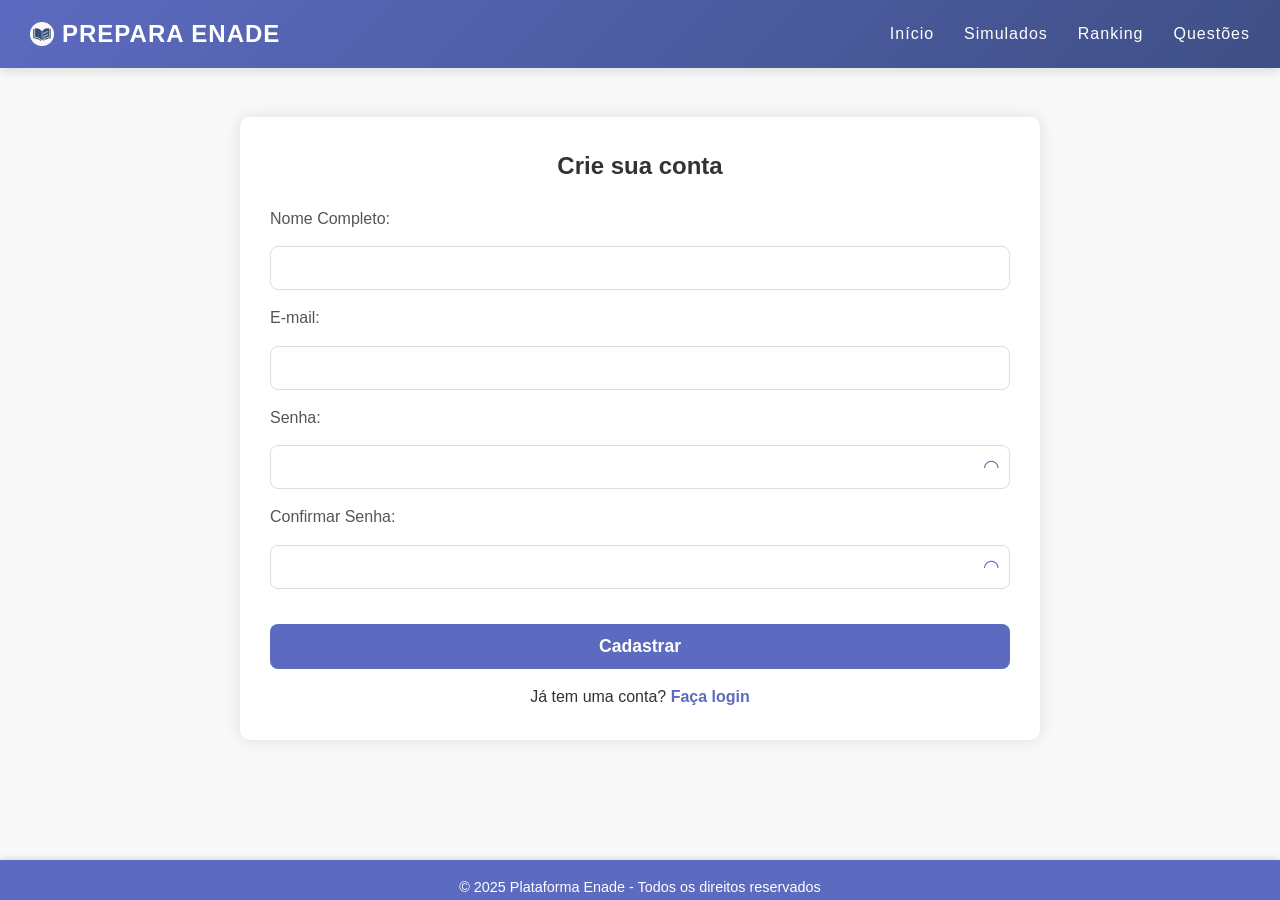
<file: public/register.html>
<!DOCTYPE html>
<html lang="pt-br">
<head>
    <meta charset="UTF-8" />
    <meta name="viewport" content="width=device-width, initial-scale=1" />
    <title>Prepara Enade</title>
    <link rel="stylesheet" href="styles.css" />
    <link rel="icon" type="image/x-icon" href="img/icon.png" />
</head>
<body>
    <header>
        <a href="index.html" class="logo">
          <img src="img/icon.png" alt="Ícone de livro" class="logo-icon">
          Prepara Enade
        </a>
        <nav>
            <div class="hamburger" onclick="toggleMenu()">☰</div>
            <ul>
                <li><a href="index.html">Início</a></li>
                <li><a href="simulados.html">Simulados</a></li>
                <li><a href="#" onclick="verificarLogin(event, 'ranking.html')">Ranking</a></li>
                <li><a href="#" onclick="verificarLogin(event, 'questoes.html')">Questões</a></li>
            </ul>
        </nav>
    </header>

    <main>
        <div class="form-wrapper">
            <h2>Crie sua conta</h2>
            <form id="register-form" class="register-form">
                <label for="nome">Nome Completo:</label>
                <input type="text" id="nome" name="nome" required />

                <label for="email">E-mail:</label>
                <input type="email" id="email" name="email" required />

                <label for="senha">Senha:</label>
                <div class="senha-wrapper">
                    <input type="password" id="senha" name="senha" required />
                    <span class="toggle-senha" onclick="toggleSenha('senha', this)">◠</span>
                </div>

                <label for="confirmar-senha">Confirmar Senha:</label>
                <div class="senha-wrapper">
                    <input type="password" id="confirmar-senha" name="confirmar-senha" required />
                    <span class="toggle-senha" onclick="toggleSenha('confirmar-senha', this)">◠</span>
                </div>

                <p id="mensagem-erro" class="mensagem-erro" style="color: red; display: none;"></p>

                <button type="submit" class="btn">Cadastrar</button>
            </form>
            <p>Já tem uma conta? <a href="login.html">Faça login</a></p>
        </div>
    </main>
    <div id="custom-alert" class="custom-alert">
    <div class="alert-box">
        <p>Você precisa estar logado para acessar essa área.</p>
        <button onclick="closeAlert()">OK</button>
    </div>
</div>  

    <footer>
        <p>&copy; 2025 Plataforma Enade - Todos os direitos reservados</p>
    </footer>

    <script>
        document.getElementById("register-form").addEventListener("submit", async function(event) {
            event.preventDefault();

            const nome = document.getElementById("nome").value;
            const email = document.getElementById("email").value;
            const senha = document.getElementById("senha").value;
            const confirmarSenha = document.getElementById("confirmar-senha").value;

            const mensagemErro = document.getElementById("mensagem-erro");
            mensagemErro.style.display = "none";
            mensagemErro.textContent = "";

            if (senha !== confirmarSenha) {
                mensagemErro.textContent = "As senhas não coincidem.";
                mensagemErro.style.display = "block";
                return;
            }

            try {
                const resposta = await fetch("https://prepara-enade.onrender.com/api/auth/registro", {
                    method: "POST",
                    headers: {
                        "Content-Type": "application/json"
                    },
                    body: JSON.stringify({
                        name: nome,
                        email: email,
                        password: senha
                        // Removido 'foto' e 'pais'
                    })
                });

                const resultado = await resposta.json();
                console.log(resultado);

                if (resposta.ok) {
                    // Salva o usuário no localStorage sem 'pais' e 'foto'
                    localStorage.setItem("user", JSON.stringify(resultado.usuario));
                    window.location.href = "login.html";
                } else {
                    mensagemErro.textContent = "Erro: " + (resultado.erro || resultado.message || "Não foi possível concluir o cadastro.");
                    mensagemErro.style.display = "block";
                }
            } catch (erro) {
                mensagemErro.textContent = "Erro ao conectar com o servidor.";
                mensagemErro.style.display = "block";
                console.error(erro);
            }
        });

        function toggleSenha(idCampo, elementoIcone) {
            const input = document.getElementById(idCampo);
            if (input.type === "password") {
                input.type = "text";
                elementoIcone.textContent = "◉";
            } else {
                input.type = "password";
                elementoIcone.textContent = "◠";
            }
        }
        function verificarLogin(event, destino) {
      event.preventDefault();
      const user = JSON.parse(localStorage.getItem('user'));
      if (!user) {
        document.getElementById('custom-alert').style.display = 'flex';
        document.body.style.overflow = 'hidden';
      } else {
        window.location.href = destino;
      }
    }

    function closeAlert() {
      document.getElementById('custom-alert').style.display = 'none';
      document.body.style.overflow = 'auto';
    }
    </script>
</body>
</html>
</file>
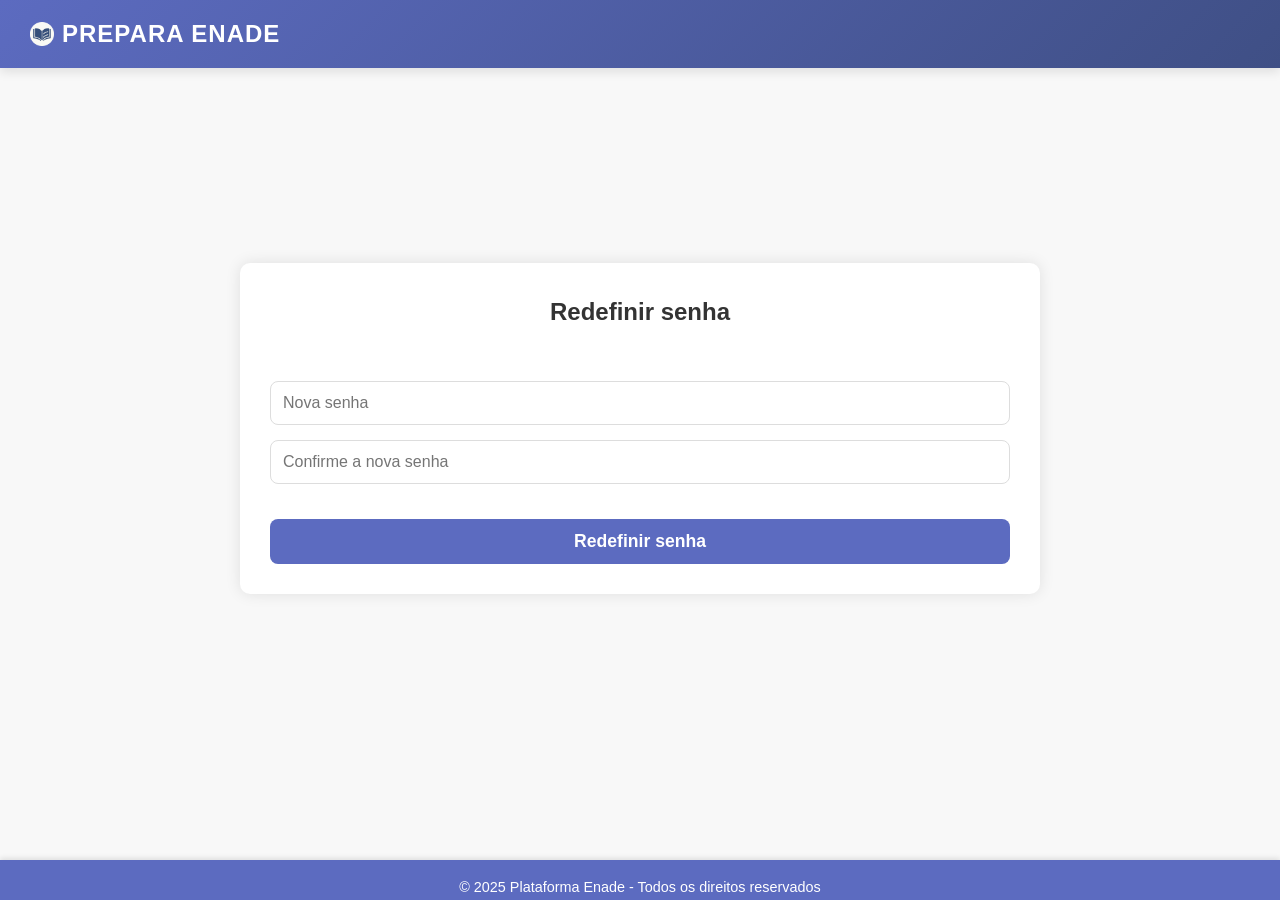
<file: public/reset-password.html>
<!DOCTYPE html>
<html lang="pt-br">
<head>
    <meta charset="UTF-8">
    <meta name="viewport" content="width=device-width, initial-scale=1.0">
    <title>Prepara Enade</title>
    <link rel="stylesheet" href="styles.css">
    <link rel="icon" type="image/x-icon" href="img/icon.png">
</head>
<body>
    <header>
        <a href="index.html" class="logo">
          <img src="img/icon.png" alt="Ícone de livro" class="logo-icon">
          Prepara Enade
        </a>
          </header>
          <main>
            <div class="form-wrapper">
              <h2>Redefinir senha</h2>
              <div id="message" class="message"></div>
              <form id="reset-password-form">
                <input type="password" id="new-password" placeholder="Nova senha" required />
                <input type="password" id="confirm-password" placeholder="Confirme a nova senha" required />
                <button type="submit" class="btn" id="salvar-btn" aria-label=>Redefinir senha</button>
              </form>
            </div>
          </main>
<footer>
  <p>&copy; 2025 Plataforma Enade - Todos os direitos reservados</p>
</footer>


 <script>
  const params = new URLSearchParams(window.location.search);
  const token = params.get('token');

  const messageDiv = document.getElementById('message');

  function showMessage(msg, type = 'error') {
    messageDiv.textContent = msg;
    messageDiv.className = `message ${type}`;
  }

  document.getElementById('reset-password-form').addEventListener('submit', async e => {
    e.preventDefault();

    const newPassword = document.getElementById('new-password').value;
    const confirmPassword = document.getElementById('confirm-password').value;

    if (newPassword !== confirmPassword) {
      showMessage('❌ As senhas não coincidem.', 'error');
      return;
    }

    try {
      const response = await fetch('https://prepara-enade.onrender.com/api/auth/reset-password', {
        method: 'POST',
        headers: {'Content-Type': 'application/json'},
        body: JSON.stringify({ token, newPassword })
      });

      const data = await response.json();

      if (response.ok) {
        showMessage('✅ Senha redefinida com sucesso! Redirecionando...', 'success');
        setTimeout(() => window.location.href = 'login.html', 2000);
      } else {
        showMessage(`❌ ${data.message || 'Erro ao redefinir a senha.'}`, 'error');
      }
    } catch (error) {
      showMessage('❌ Erro de conexão com o servidor.', 'error');
    }
  });
</script>
</body>
</html>
</file>
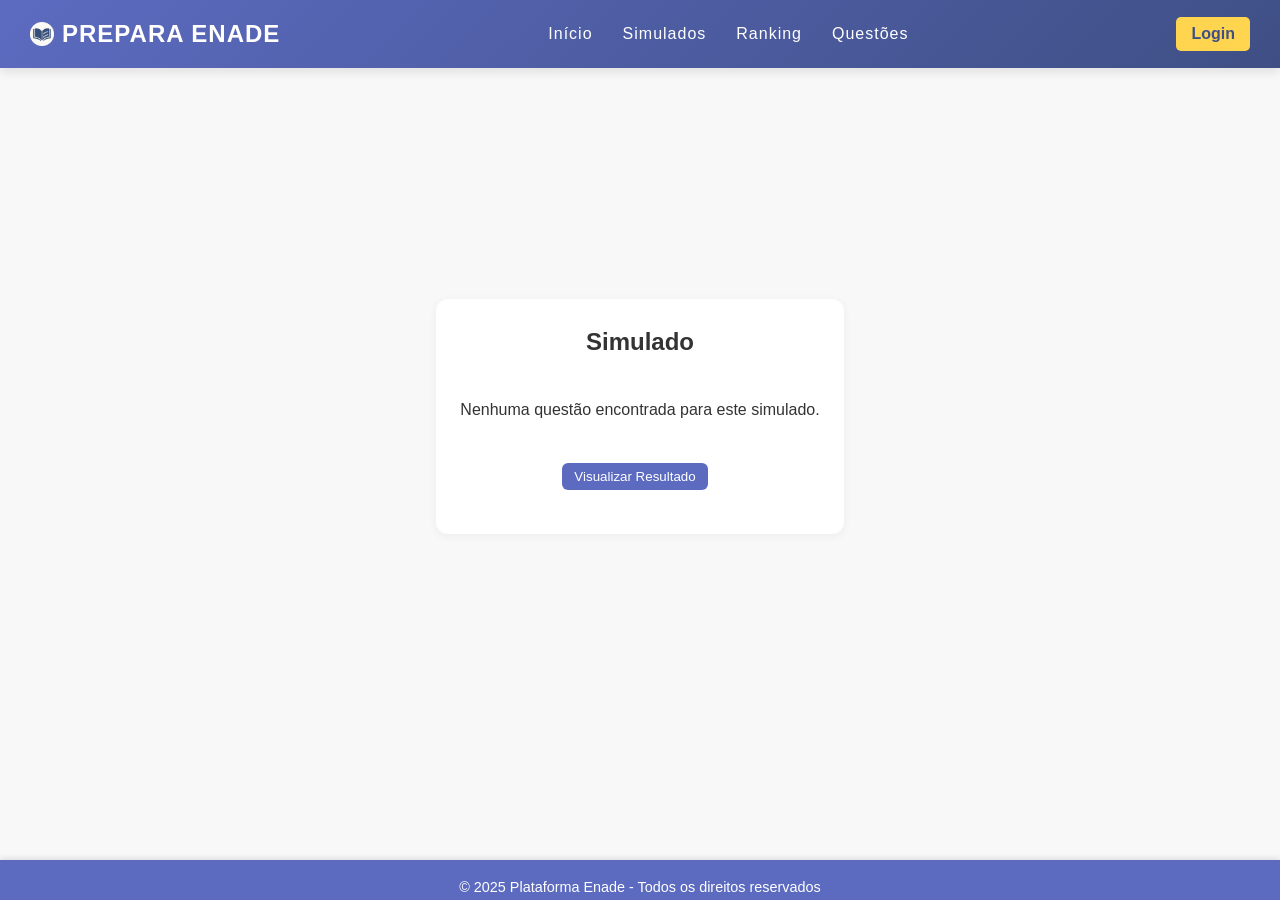
<file: public/simu1.html>
<!DOCTYPE html>
<html lang="pt-br">
<head>
  <meta charset="UTF-8" />
  <meta name="viewport" content="width=device-width, initial-scale=1.0"/>
  <title>Simulado Gerado</title>
  <link rel="stylesheet" href="styles.css" />
  <link rel="icon" type="image/x-icon" href="img/icon.png" />
</head>
<body>
  <header>
    <a href="index.html" class="logo">
          <img src="img/icon.png" alt="Ícone de livro" class="logo-icon">
          Prepara Enade
        </a>
    <nav>
      <div class="hamburger" onclick="toggleMenu()">☰</div>
      <ul>
        <li><a href="index.html">Início</a></li>
        <li><a href="simulados.html">Simulados</a></li>
        <li><a href="ranking.html">Ranking</a></li>
        <li><a href="questoes.html">Questões</a></li>
      </ul>
    </nav>
    <div id="login-area">
      <button class="btn-login" onclick="window.location.href='login.html'">Login</button>
    </div>
  </header>
  <main>
    <section class="container">
    <div class="topo-questoes">
      <h2>Simulado</h2>
    </div>

    <div class="questoes-lista" id="simulado-container">
      <!-- Questões aparecerão aqui -->
       
    </div>
    <div style="text-align: center; margin-top: 30px;">
  <button class="btn-responder" onclick="visualizarResultado()">Visualizar Resultado</button>
  <div id="resultado-final" style="margin-top: 20px;"></div>
</div>

  </section>

  </main>
  <footer>
    <p>&copy; 2025 Plataforma Enade - Todos os direitos reservados</p>
  </footer>

  <script>
    let questoesCarregadas = [];
    function exibirQuestoes() {
      const container = document.getElementById("simulado-container");
      const questoes = JSON.parse(localStorage.getItem("simuladoPersonalizado")) || [];
      questoesCarregadas = questoes;

      if (questoes.length === 0) {
        container.innerHTML = "<p>Nenhuma questão encontrada para este simulado.</p>";
        return;
      }

      const letras = ["A", "B", "C", "D", "E"];
      questoes.forEach((q, index) => {
        const questao = document.createElement("div");
        questao.className = "questao";
        const nomeGrupo = `questao_${index}`;
        const alternativasEmbaralhadas = q.alternativas.map((alt, idx) => ({ ...alt, originalIndex: idx }));
        alternativasEmbaralhadas.sort(() => Math.random() - 0.5);

        // Armazena a ordem embaralhada no objeto da questão
        q.alternativasExibidas = alternativasEmbaralhadas;

        questao.innerHTML = `
          <div class="cabecalho-questao">
            <span class="tag-info"><strong>Questão:</strong> ${index + 1}</span>
            <span class="tag-info"><strong>Banca:</strong> ${q.banca?.toUpperCase() || 'BANCA'}</span>
            <span class="tag-info"><strong>Ano:</strong> ${q.ano || 'Ano'}</span>
            <span class="tag-info"><strong>Categoria:</strong> ${q.categoria ? q.categoria.charAt(0).toUpperCase() + q.categoria.slice(1) : 'Categoria'}</span>
          </div>
          <h4>${q.enunciado}</h4>
          <div class="alternativas" id="alternativas_${index}">
            ${alternativasEmbaralhadas.map((alt, i) => `
  <label class="alternativa-item">
    <input type="radio" name="${nomeGrupo}" value="${i}" />
    <span class="circulo">${letras[i]}</span>
    <span class="texto-alt">${alt.texto}</span>
  </label>
`).join('')}

          </div>
          <button class="btn-responder" onclick="verificarResposta('${nomeGrupo}', ${q.id})">Responder</button>
  <span class="feedback" id="feedback_${q.id}"></span>
  <div class="comentario" id="comentario_${q.id}" style="margin-top:8px; display:none;"></div>
        `;
        container.appendChild(questao);
      });
    }

    function toggleMenu() {
      const navList = document.querySelector("nav ul");
      navList.classList.toggle("show");
    }

    document.addEventListener("DOMContentLoaded", function () {
      exibirQuestoes();
    });
    function verificarResposta(nomeGrupo, questaoId) {
  const selecionado = document.querySelector(`input[name="${nomeGrupo}"]:checked`);
  const feedback = document.getElementById(`feedback_${questaoId}`);
  const comentarioDiv = document.getElementById(`comentario_${questaoId}`);
  const radios = document.querySelectorAll(`input[name="${nomeGrupo}"]`);
  const botaoResponder = document.querySelector(`button[onclick="verificarResposta('${nomeGrupo}', ${questaoId})"]`);

  // Impede múltiplas respostas
  if (botaoResponder.disabled) {
    return;
  }

  if (!selecionado) {
    feedback.textContent = "Selecione uma alternativa.";
    feedback.style.color = "orange";
    comentarioDiv.innerHTML = "";
    return;
  }

  const indice = parseInt(selecionado.value);
  const questao = questoesCarregadas.find(q => q.id === questaoId);
  const alternativaSelecionada = questao.alternativasExibidas[indice];

  radios.forEach(input => {
    input.disabled = true;
    const label = input.closest(".alternativa-item");
    label.classList.remove("selecionada", "correta", "errada");
  });

  const labelSelecionado = selecionado.closest(".alternativa-item");

  if (alternativaSelecionada && alternativaSelecionada.correta) {
  feedback.textContent = "✅ Correta!";
  feedback.style.color = "green";
  labelSelecionado.classList.add("correta");

  comentarioDiv.innerHTML = questao.comentario || "Comentário não disponível para esta questão.";
  comentarioDiv.style.display = "block";
} else {
  const corretaIndex = questao.alternativasExibidas.findIndex(alt => alt.correta);
  const letraCorreta = ["A", "B", "C", "D", "E"][corretaIndex];

  feedback.textContent = `❌ Incorreta. Resposta correta: Letra ${letraCorreta}`;
  feedback.style.color = "red";
  labelSelecionado.classList.add("errada");

  // ✅ Agora mostra o comentário mesmo quando erra
  comentarioDiv.innerHTML = questao.comentario || "Comentário não disponível para esta questão.";
  comentarioDiv.style.display = "block";
}

  botaoResponder.disabled = true;
}

const user = JSON.parse(localStorage.getItem('user'));
    const loginArea = document.getElementById('login-area');

if (user && loginArea) {
    const displayName = user.nickname ? user.nickname : user.name;
    const profilePhoto = user.foto ? user.foto : 'img/Animais/do-utilizador.png';

    loginArea.innerHTML = `
        <div class="user-info" onclick="window.location.href='perfil.html'" style="cursor: pointer;">
            <img src="${profilePhoto}" alt="Foto de Perfil" class="profile-photo">
            <span class="user-name">${displayName}</span>
            <button onclick="logout(event)" class="btn-login">Sair</button>
        </div>
        
    `;
}
function logout(event) {
        event.stopPropagation();
        localStorage.removeItem('user');
        window.location.href = 'index.html';
    }
function visualizarResultado() {
  let acertos = 0;
  let respondidas = 0;

  for (let index = 0; index < questoesCarregadas.length; index++) {
    const radios = document.getElementsByName(`questao_${index}`);
    let respondida = false;

    for (let i = 0; i < radios.length; i++) {
      if (radios[i].checked) {
        respondidas++;
        respondida = true;

        const questao = questoesCarregadas[index];
        const alternativaSelecionada = questao.alternativasExibidas[i];
        if (alternativaSelecionada && alternativaSelecionada.correta) {
          acertos++;
        }
        break;
      }
    }

    // Se alguma questão não for respondida, usa showAlert
    if (!respondida) {
      showAlert(`⚠️ Você precisa responder todas as questões antes de visualizar o resultado.`, 'orange');
      return;
    }
  }

  const resultadoDiv = document.getElementById('resultado-final');
const totalQuestoes = questoesCarregadas.length;
const percentual = acertos / totalQuestoes;

// Gera dinamicamente o conteúdo HTML com base no desempenho
const feedbackHTML = `
  <div style="font-family: Arial, sans-serif; padding: 20px; background-color: #f0f8ff; border-radius: 10px; box-shadow: 0 0 10px rgba(0,0,0,0.1);">
    <h2>📊 Resultado do seu Simulado</h2>
    <p style="font-size: 18px;">✅ Você acertou <strong>${acertos}</strong> de <strong>${totalQuestoes}</strong> questões.</p>
    
    <hr style="margin: 15px 0;">

    <!-- Desempenho visual com emojis -->
    <p style="font-size: 16px;">
      ${
        percentual >= 0.9
          ? "🎉 Excelente! Você demonstrou um ótimo domínio do conteúdo. Continue assim!"
          : percentual >= 0.7
          ? "👏 Muito bom! Você está no caminho certo, revise os pontos em que teve dificuldade para melhorar ainda mais."
          : percentual >= 0.5
          ? "📘 Você acertou mais da metade! Falta pouco para alcançar a excelência. Revise os tópicos principais e pratique mais exercícios."
          : "🧐 Ainda há espaço para crescer. Não desanime! Aproveite os erros como oportunidade de aprendizado e foque nos conteúdos em que teve mais dificuldades."
      }
    </p>

    <!-- Sugestões de melhoria -->
    <p style="font-size: 16px; margin-top: 20px;">
      <strong>🔍 Dica personalizada:</strong><br>
      ${
        acertos === 0
          ? "Tente começar revendo os conceitos básicos da matéria. Uma base sólida vai facilitar seu progresso."
          : percentual < 0.5
          ? "Anote as questões que errou e tente resolvê-las novamente com ajuda de um resumo ou vídeo explicativo."
          : percentual < 1
          ? "Foque em revisar os temas específicos das questões que você errou. Repetição e prática são a chave."
          : "Agora que você acertou todas as questões, desafie-se com questões mais complexas ou simulados de tempo reduzido para treinar sob pressão!"
      }
    </p>

    <!-- Incentivo final -->
    <p style="font-size: 16px; margin-top: 20px;">
      💡 <em>Lembre-se: cada simulado é um passo em direção ao seu objetivo. Continue praticando, estudando com foco e mantendo sua motivação elevada!</em>
    </p>
  </div>
`;

// Exibe no HTML somente ao final
resultadoDiv.innerHTML = feedbackHTML;
resultadoDiv.scrollIntoView({ behavior: 'smooth' });

}
function showAlert(mensagem, cor = 'orange') {
  const resultadoDiv = document.getElementById('resultado-final');

  resultadoDiv.innerHTML = `<span style="color: ${cor}; font-weight: bold;">${mensagem}</span>`;
  resultadoDiv.scrollIntoView({ behavior: 'smooth' });
}

  </script>
</body>
</html>
</file>
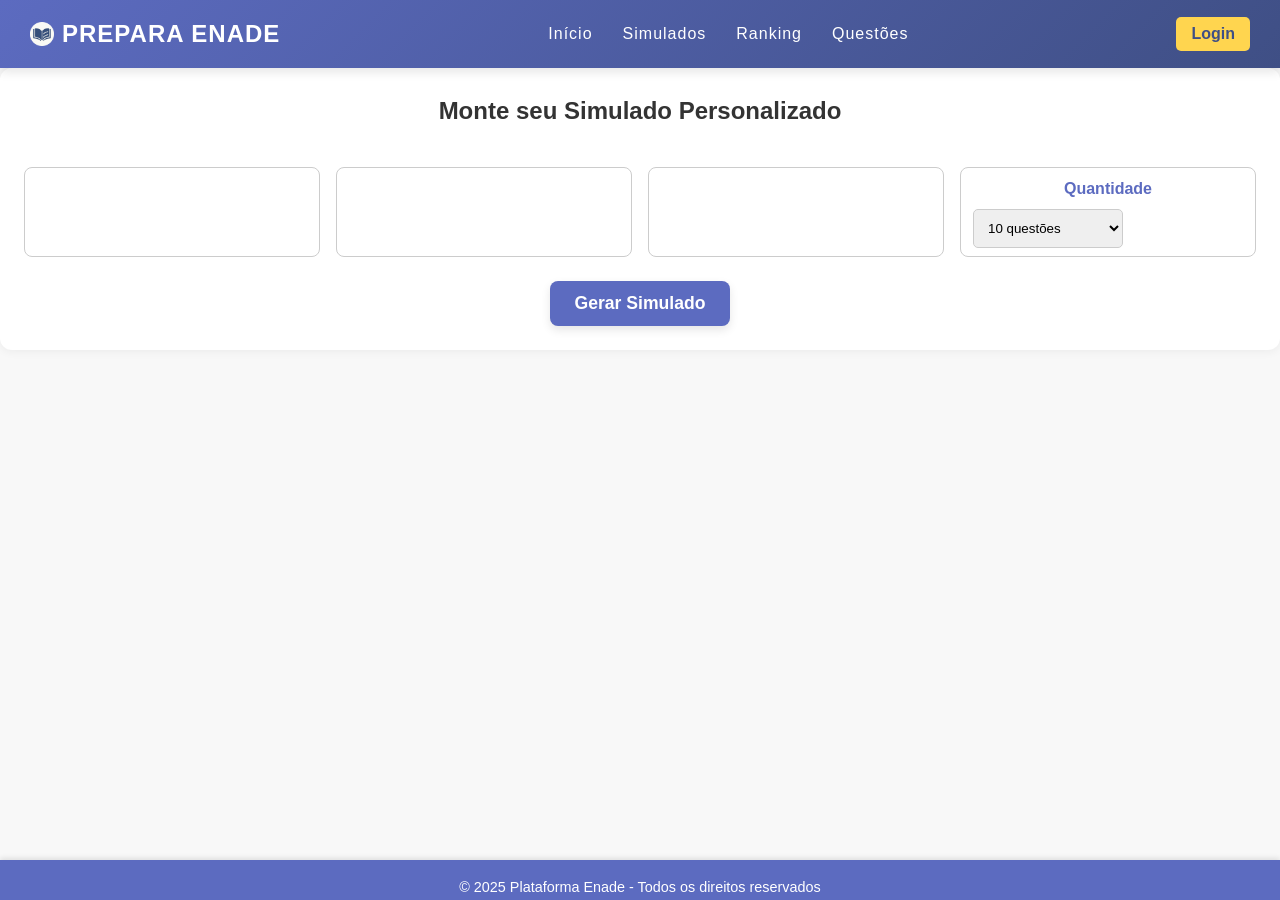
<file: public/simulados.html>
<!DOCTYPE html>
<html lang="pt-br">
<head>
  <meta charset="UTF-8" />
  <meta name="viewport" content="width=device-width, initial-scale=1.0" />
  <title>Simulados - Prepara Enade</title>
  <link rel="stylesheet" href="styles.css" />
  <link rel="icon" type="image/x-icon" href="img/icon.png" />
</head>
<body>
  <header>
    <a href="index.html" class="logo">
          <img src="img/icon.png" alt="Ícone de livro" class="logo-icon">
          Prepara Enade
        </a>
    <nav>
      <div class="hamburger" onclick="toggleMenu()">☰</div>
      <ul>
        <li><a href="index.html">Início</a></li>
        <li><a href="simulados.html">Simulados</a></li>
        <li><a href="ranking.html">Ranking</a></li>
        <li><a href="questoes.html">Questões</a></li>
      </ul>
    </nav>
    <div id="login-area">
      <button class="btn-login" onclick="window.location.href='login.html'">Login</button>
    </div>
  </header>
  <section class="container">
  <div class="topo-questoes">
    <h2>Monte seu Simulado Personalizado</h2>
  </div>

  <div class="filtro-questoes">
    <div class="filtro-checkbox" id="filtro-categoria"></div>
    <div class="filtro-checkbox" id="filtro-banca"></div>
    <div class="filtro-checkbox" id="filtro-ano"></div>
    <div class="filtro-checkbox">
      <h3>Quantidade</h3>
      <select id="quantidade">
        <option value="10">10 questões</option>
        <option value="15">15 questões</option>
        <option value="20">20 questões</option>
        <option value="30">30 questões</option>
      </select>
    </div>
  </div>

  <div class="questoes-lista" id="questoes-lista"></div>
  <div id="mensagens"></div>

  <button id="btn-gerar-simulado">Gerar Simulado</button>
</section>
<div id="custom-alert" class="custom-alert">
  <div class="alert-box">
      <p id="custom-alert-text">Você precisa estar logado para gerar um simulado.</p>
      <button onclick="closeAlert()">OK</button>
  </div>
</div>
   

  <footer>
    <p>&copy; 2025 Plataforma Enade - Todos os direitos reservados</p>
  </footer>

<script>
  let questoesCarregadas = [];

  const filtroCategoriaDiv = document.getElementById("filtro-categoria");
  const filtroBancaDiv = document.getElementById("filtro-banca");
  const filtroAnoDiv = document.getElementById("filtro-ano");
  const btnGerarSimulado = document.getElementById("btn-gerar-simulado");

  function criarCheckboxes(container, valores, nomeGrupo) {
    container.innerHTML = "";
    const titulo = document.createElement("h3");
    titulo.textContent = nomeGrupo;
    container.appendChild(titulo);

    Array.from(valores).sort().forEach(v => {
      const label = document.createElement("label");
      label.style.display = "block";

      const checkbox = document.createElement("input");
      checkbox.type = "checkbox";
      checkbox.name = nomeGrupo;
      checkbox.value = v;

      label.appendChild(checkbox);
      label.appendChild(document.createTextNode(" " + v));
      container.appendChild(label);
    });
  }

  function preencherFiltrosComCheckboxes(questoes) {
    const categorias = new Set();
    const bancas = new Set();
    const anos = new Set();

    questoes.forEach(q => {
      categorias.add(q.categoria);
      bancas.add(q.banca);
      anos.add(q.ano);
    });

    criarCheckboxes(filtroCategoriaDiv, categorias, "categoria");
    criarCheckboxes(filtroBancaDiv, bancas, "banca");
    criarCheckboxes(filtroAnoDiv, anos, "ano");
  }

  function pegarSelecionados(nomeGrupo) {
    return Array.from(document.querySelectorAll(`input[name="${nomeGrupo}"]:checked`)).map(cb => cb.value);
  }

  function embaralharArray(array) {
    const arr = [...array];
    for (let i = arr.length - 1; i > 0; i--) {
      const j = Math.floor(Math.random() * (i + 1));
      [arr[i], arr[j]] = [arr[j], arr[i]];
    }
    return arr;
  }

btnGerarSimulado.addEventListener("click", () => {
  const user = JSON.parse(localStorage.getItem("user"));
  if (!user) {
    showAlert("Você precisa estar logado para gerar um simulado.", "login.html");
    return;
  }
  const categoriasSelecionadas = pegarSelecionados("categoria");
  const bancasSelecionadas = pegarSelecionados("banca");
  const anosSelecionados = pegarSelecionados("ano");
  const quantidadeSelecionada = parseInt(document.getElementById("quantidade").value);

  const questoesFiltradas = questoesCarregadas.filter(q => {
    const okCategoria = categoriasSelecionadas.length === 0 || categoriasSelecionadas.includes(q.categoria);
    const okBanca = bancasSelecionadas.length === 0 || bancasSelecionadas.includes(q.banca);
    const okAno = anosSelecionados.length === 0 || anosSelecionados.includes(String(q.ano));
    return okCategoria && okBanca && okAno;
  });

  if (questoesFiltradas.length === 0) {
    showAlert("Nenhuma questão encontrada com os filtros aplicados.");
    return;
  }

  const quantidadeFinal = Math.min(quantidadeSelecionada, questoesFiltradas.length);

  if (quantidadeFinal < quantidadeSelecionada) {
    showAlert(`Apenas ${quantidadeFinal} questões disponíveis. Gerando com essa quantidade.`, "simu1.html");
  } else {
    localStorage.setItem("simuladoPersonalizado", JSON.stringify(
      embaralharArray(questoesFiltradas).slice(0, quantidadeFinal)
    ));
    window.location.href = "simu1.html";
  }
});

  async function carregarQuestoes() {
    try {
      const res = await fetch("https://prepara-enade.onrender.com/api/questoes");
      const dados = await res.json();
      questoesCarregadas = dados;
      preencherFiltrosComCheckboxes(dados);
    } catch (err) {
      console.error("Erro ao carregar questões:", err);
    }
  }

  carregarQuestoes();

  const user = JSON.parse(localStorage.getItem('user'));
  const loginArea = document.getElementById('login-area');

if (user && loginArea) {
    const displayName = user.nickname ? user.nickname : user.name;
    const profilePhoto = user.foto ? user.foto : 'img/Animais/do-utilizador.png';

    loginArea.innerHTML = `
        <div class="user-info" onclick="window.location.href='perfil.html'" style="cursor: pointer;">
            <img src="${profilePhoto}" alt="Foto de Perfil" class="profile-photo">
            <span class="user-name">${displayName}</span>
            <button onclick="logout(event)" class="btn-login">Sair</button>
        </div>
        
    `;
}
function logout(event) {
        event.stopPropagation();
        localStorage.removeItem('user');
        window.location.href = 'index.html';
    }
function mostrarMensagem(texto, tipo = "success", duracao = 4000) {
  const container = document.getElementById("mensagens");

  const mensagem = document.createElement("div");
  mensagem.classList.add("message", tipo);
  mensagem.textContent = texto;

  container.appendChild(mensagem);

  setTimeout(() => {
    mensagem.remove();
  }, duracao);
}
let alertRedirectUrl = null;

function showAlert(message, redirectUrl = null) {
  alertRedirectUrl = redirectUrl;
  const alertBox = document.getElementById("custom-alert");
  const alertText = document.getElementById("custom-alert-text");
  alertText.textContent = message;
  alertBox.style.display = "flex";
}

function closeAlert() {
  const alertBox = document.getElementById("custom-alert");
  alertBox.style.display = "none";
  if (alertRedirectUrl) {
    window.location.href = alertRedirectUrl;
  }
}
</script>
</body>
</html>
</file>
<file: public/styles.css>
/* Estilos Globais */
* {
  margin: 0;
  padding: 0;
  box-sizing: border-box;
}

body {
  font-family: 'Segoe UI', Tahoma, Geneva, Verdana, sans-serif;
  background-color: #f8f8f8;
  color: #333;
  line-height: 1.6;
  height: 100%;
  padding-bottom: 60px;
}
h4{
    white-space: pre-wrap;
    font-weight: normal;
  }
/* Layout Principal */
main {
  display: flex;
  justify-content: center;
  align-items: center;
  min-height: 80vh;
  padding: 20px;
}

.form-wrapper {
  width: 100%;
  max-width: 800px;
  padding: 30px;
  background-color: #ffffff;
  border-radius: 10px;
  box-shadow: 0 0 15px rgba(0, 0, 0, 0.1);
  color: #333;
}

/* Cabeçalho */
header {
  background: linear-gradient(135deg, #5C6BC0, #3f4f85);
  display: flex;
  align-items: center;
  justify-content: space-between;
  padding: 15px 30px;
  box-shadow: 0 4px 10px rgba(0, 0, 0, 0.1);
  width: 100%;
  position: relative;
  top: 0;
  left: 0;
  z-index: 1000;
}

.logo {
  text-decoration: none;
  font-size: 1.5rem;
  font-weight: bold;
  color: white;
  text-transform: uppercase;
  letter-spacing: 1px;
  display: flex;
  align-items: center;
  gap: 8px;
}

.logo-icon {
  width: 24px;
  height: 24px;
}

/* Navegação */
nav ul {
  list-style: none;
  display: flex;
  gap: 30px;
}

nav ul li {
  position: relative;
}

nav ul li a {
  color: white;
  text-decoration: none;
  font-size: 1rem;
  font-weight: 500;
  letter-spacing: 1px;
  transition: all 0.3s ease;
}

nav ul li a:hover {
  color: #FFD54F;
  transform: scale(1.1);
}

nav ul li a::after {
  content: '';
  position: absolute;
  width: 0;
  height: 2px;
  background-color: #FFD54F;
  bottom: -5px;
  left: 50%;
  transform: translateX(-50%);
  transition: width 0.3s ease;
}

nav ul li a:hover::after,
nav ul li a.active::after {
  width: 100%;
}

nav ul li a.active {
  color: #FFD54F;
  transform: scale(1.1);
}

/* Login */
.btn-login {
  background: #FFD54F;
  color: #3f4f85;
  border: none;
  padding: 8px 15px;
  font-size: 1rem;
  font-weight: bold;
  cursor: pointer;
  border-radius: 5px;
  transition: background 0.3s ease;
}

.btn-login:hover {
  background: #ffcc00;
}

.user-name {
  color: white;
  font-weight: bold;
  padding: 8px 12px;
  border-radius: 5px;
}

/* Menu Responsivo */
.hamburger {
  display: none;
  font-size: 2rem;
  color: white;
  cursor: pointer;
}

@media (max-width: 768px) {
  nav ul {
    display: none;
    flex-direction: column;
    position: absolute;
    top: 60px;
    right: 0;
    background: #3f4f85;
    width: 200px;
    padding: 15px;
    border-radius: 10px;
  }

  nav ul.show {
    display: flex;
  }

  .hamburger {
    display: block;
  }
}

/* Títulos */
h2 {
  text-align: center;
  margin-bottom: 20px;
}

/* Formulários */
form {
  display: flex;
  flex-direction: column;
  gap: 15px;
}

form label {
  font-size: 1rem;
  color: #555;
  text-align: left;
}

form input {
  padding: 12px;
  font-size: 1rem;
  border: 1px solid #ddd;
  border-radius: 8px;
  transition: border-color 0.3s ease;
}

form input:focus {
  border-color: #5C6BC0;
  outline: none;
}

form .btn {
  background: #5C6BC0;
  color: white;
  padding: 12px;
  font-size: 1.1rem;
  font-weight: bold;
  border: none;
  border-radius: 8px;
  cursor: pointer;
  transition: background-color 0.3s ease, transform 0.2s ease;
}

form .btn:hover {
  background: #3f4f85;
  transform: translateY(-2px);
}

form .btn:active {
  transform: translateY(0);
}

/* Filtros */
.filtro-questoes {
  display: flex;
  justify-content: center;
  gap: 20px;
  margin: 40px auto 20px;
  flex-wrap: wrap;
  align-self: flex-start;
}

.filtro-questoes select {
  padding: 10px;
  border-radius: 5px;
  border: 1px solid #ccc;
  min-width: 150px;
}

/* Questões */
.questoes-lista {
  max-width: 800px;
  margin: 0 auto;
}

.questao {
  background-color: #f9f9f9;
  border: 1px solid #ddd;
  padding: 20px;
  border-radius: 8px;
  margin-bottom: 20px;
}

.questao h3 {
  margin-bottom: 10px;
}
.cabecalho-questao {
  display: flex;
  flex-wrap: wrap;
  gap: 10px;
  font-size: 14px;
  margin-bottom: 8px;
  padding: 6px 12px;
  background-color: #f5f5f5;
  border-left: 4px solid #3b82f6;
  border-radius: 4px;
}

.tag-info {
  color: #333;
  font-weight: normal; /* mantém o texto normal */
}

.tag-info strong {
  font-weight: bold; /* só o título fica em negrito */
}


/* Alternativas */
.alternativas {
  display: flex;
  flex-direction: column;
  gap: 10px;
  margin-top: 10px;
}

.alternativa-item {
  display: flex;
  align-items: center;
  cursor: pointer;
  font-size: 16px;
  user-select: none;
  padding: 5px;
  border-radius: 6px;
  transition: background-color 0.2s ease;
}

.alternativa-item input[type="radio"] {
  display: none;
}

.circulo {
  width: 30px;
  height: 30px;
  border-radius: 50%; /* garante formato circular */
  background-color: white;
  border: 2px solid #5C6BC0;
  display: flex;
  align-items: center;
  justify-content: center;
  font-weight: normal;
  color: #5C6BC0;
  box-sizing: border-box; /* evita que padding/border quebre o tamanho */
  flex-shrink: 0; /* impede que ele encolha em layouts flexíveis */
  margin-right: 10px;
}


/* Correta */
.alternativa-item.correta .circulo,
.alternativa-item.correta .texto-alt {
  background-color: #28a745;
  color: white;
}

/* Incorreta */
.alternativa-item.errada .circulo,
.alternativa-item.errada .texto-alt {
  background-color: #dc3545;
  color: white;
}
.alternativa-item input[type="radio"]:checked + .circulo {
  background-color: #5C6BC0; /* Azul */
  border-color: #4a58a8;
  color: white;
}

/* Botão Responder */
.btn-responder {
  margin-top: 10px;
  margin-right: 10px;
  padding: 6px 12px;
  background-color: #5C6BC0;
  color: white;
  border: none;
  border-radius: 6px;
  cursor: pointer;
}

.btn-responder:hover {
  background-color: #4a58a8;
}
.comentario {
  background-color: #d4edda; /* verde bem claro */
  border-left: 5px solid #28a745; /* verde mais escuro na borda */
  padding: 10px;
  margin-top: 10px;
  font-size: 0.95rem;
  border-radius: 5px;
  color: #155724;
  display: none;
}

/* Feedback */
.feedback {
  font-weight: bold;
  display: inline-block;
  vertical-align: middle;
  margin-left: 8px;
}

/* Rodapé */
footer {
  background: #5C6BC0;
  color: white;
  text-align: center;
  padding: 1px;
  font-size: 0.9rem;
  position: fixed;
  width: 100%;
  bottom: 0;
  left: 0;
  box-shadow: 0 -2px 5px rgba(0, 0, 0, 0.1);
}

/* Carousel */
.carousel {
  position: relative;
  max-width: 100%;
  overflow: hidden;
  margin: 0;
  box-shadow: 0 4px 10px rgba(0, 0, 0, 0.2);
}

.slides {
  display: flex;
  width: 100%;
  height: 50vh;
  transition: transform 0.5s ease-in-out;
}

.slides img {
  width: 100%;
  height: 100%;
  object-fit: cover;
  flex-shrink: 0;
  border-radius: 0;
}

.dots {
  text-align: center;
  margin-top: 10px;
}

.dot {
  display: inline-block;
  width: 10px;
  height: 10px;
  margin: 5px 4px;
  background-color: #bbb;
  border-radius: 50%;
  cursor: pointer;
  transition: background-color 0.3s ease;
}

.dot.active {
  background-color: #5C6BC0;
}

p {
  text-align: center;
  margin-top: 15px;
}

p a {
  color: #5C6BC0;
  text-decoration: none;
  font-weight: bold;
}

p a:hover {
  text-decoration: underline;
}
.container {
  background: #fff;
  border-radius: 12px;
  padding: 24px;
  box-shadow: 0 2px 10px rgba(0,0,0,0.05);
  margin-bottom: 24px;
}

.topo-questoes {
  position: relative;
  display: flex;
  justify-content: center;
  align-items: center;
  margin-bottom: 16px;
}

#btn-filtro {
  background-color: #5C6BC0;
  color: white;
  border: none;
  padding: 8px 16px;
  border-radius: 8px;
  cursor: pointer;
  font-weight: bold;
  transition: background-color 0.3s ease;
  position: absolute;
  right: 0;
}

#btn-filtro:hover {
  background-color: #4a58a8;
}

.filtro-questoes {
  margin-top: 16px;
  display: flex;
  flex-wrap: wrap;
  gap: 16px;
}
#btn-gerar-simulado {
  display: block;
  margin: 24px auto 0;
  padding: 12px 24px;
  background-color: #5C6BC0;
  color: white;
  font-size: 1.1rem;
  font-weight: bold;
  border: none;
  border-radius: 8px;
  cursor: pointer;
  box-shadow: 0 4px 10px rgba(0,0,0,0.1);
  transition: background-color 0.3s ease, transform 0.2s ease;
}

#btn-gerar-simulado:hover {
  background-color: #4a58a8;
  transform: translateY(-2px);
}

#btn-gerar-simulado:active {
  transform: translateY(0);
}
.cp-filtro {
  background-color: #f9f9fb;
  border: 1px solid #ddd;
  border-radius: 10px;
  padding: 20px 25px;
  margin-top: 30px;
  max-height: 380px;
  overflow-y: auto;
  min-width: 160px;
  flex: 1;
  display: block;
  margin-bottom: 6px;
  font-size: 0.95rem;
  color: #333;
  cursor: pointer;
  user-select: none;
}

.cp-filtro h3 {
  text-align: center;
  text-transform: capitalize;
  font-size: 1rem;
  margin-bottom: 8px;
  color: #5C6BC0;
  font-weight: bold;
}

.cp-filtro label {
  display: block;
  margin-bottom: 8px;
  font-size: 0.95rem;
  color: #333;
  cursor: pointer;
  user-select: none;
}

.cp-filtro input[type="checkbox"],
.cp-filtro input[type="radio"] {
  margin-right: 10px;
  cursor: pointer;
  accent-color: #5C6BC0;
  vertical-align: middle;
}

.cp-filtro input[type="checkbox"]:focus,
.cp-filtro input[type="radio"]:focus {
  outline: 2px solid #5C6BC0;
  outline-offset: 2px;
}

.cp-filtro::-webkit-scrollbar {
  width: 6px;
}

.cp-filtro::-webkit-scrollbar-thumb {
  background-color: #5C6BC0;
  border-radius: 3px;
}

.cp-filtro::-webkit-scrollbar-track {
  background-color: #f1f1f1;
}

.cp-filtro .descricao {
  font-size: 0.9rem;
  color: #666;
  margin-bottom: 12px;
  line-height: 1.3;
}

.cp-filtro .btn-apply {
  display: inline-block;
  margin-top: 15px;
  background-color: #5C6BC0;
  color: white;
  border: none;
  padding: 10px 24px;
  border-radius: 6px;
  font-weight: 600;
  cursor: pointer;
  transition: background-color 0.25s ease;
}

.cp-filtro .btn-apply:hover {
  background-color: #3949ab;
}

.senha-wrapper {
  position: relative;
}

.senha-wrapper input[type="password"],
.senha-wrapper input[type="text"] {
  width: 100%;
  padding-right: 40px;
}

.toggle-senha {
  position: absolute;
  right: 10px;
  top: 50%;
  transform: translateY(-50%);
  cursor: pointer;
  font-size: 1.2rem;
  color: #5C6BC0;
}

.foto-opcao {
  width: 70px;
  height: 70px;
  border-radius: 50%;
  cursor: pointer;
  border: 2px solid transparent;
  object-fit: cover;
  transition: border-color 0.3s;
}

.foto-opcao.selecionada {
  border-color: #3a86ff;
}

label {
  display: block;
}



input[readonly] {
  background-color: #eee;
  cursor: not-allowed;
}

.btn {
  margin-top: 20px;
  padding: 10px;
  width: 100%;
  font-size: 16px;
  font-weight: bold;
  background-color: #3a86ff;
  border: none;
  border-radius: 4px;
  color: white;
  cursor: pointer;
}

.btn:disabled {
  background-color: #999;
  cursor: not-allowed;
}

#fotos-container {
  display: flex;
  gap: 10px;
  margin-top: 5px;
  flex-wrap: wrap;
}

/* Custom select estilos */
.custom-select {
  position: relative;
  user-select: none;
  width: 100%;
  margin-top: 5px;
}

.pais-selecionado {
  display: flex;
  align-items: center;
  gap: 8px;
  padding: 8px;
  border: 1px solid #aaa;
  border-radius: 4px;
  background: white;
  cursor: pointer;
}

.pais-selecionado img {
  width: 24px;
  height: 16px;
  object-fit: cover;
  border: 1px solid #ccc;
  border-radius: 2px;
}

.lista-paises {
  position: absolute;
  top: 100%;
  left: 0;
  right: 0;
  max-height: 200px;
  overflow-y: auto;
  border: 1px solid #aaa;
  border-top: none;
  background: white;
  z-index: 10;
  list-style: none;
  margin: 0;
  padding: 0;
  display: none;
}

.lista-paises.visible {
  display: block;
}

.lista-paises li {
  padding: 8px;
  cursor: pointer;
  display: flex;
  align-items: center;
  gap: 8px;
}

.lista-paises li:hover {
  background-color: #e6f0ff;
}

.lista-paises img {
  width: 24px;
  height: 16px;
  object-fit: cover;
  border: 1px solid #ccc;
  border-radius: 2px;
}
.custom-alert {
    display: none;
    position: fixed;
    top: 0;
    left: 0;
    width: 100%;
    height: 100%;
    background-color: rgba(0,0,0,0.6);
    justify-content: center;
    align-items: center;
    z-index: 1000;
}

.alert-box {
    background: #fff;
    padding: 20px 30px;
    border-radius: 10px;
    box-shadow: 0 0 20px rgba(0,0,0,0.3);
    text-align: center;
    font-family: Arial, sans-serif;
}

.alert-box p {
    margin-bottom: 15px;
    font-size: 16px;
    color: #333;
}

.alert-box button {
    padding: 8px 16px;
    border: none;
    background-color: #5C6BC0;
    color: white;
    border-radius: 5px;
    cursor: pointer;
    font-weight: bold;
}

.alert-box button:hover {
    background-color:  #3f4f85;
}
.user-info {
  display: flex;
  align-items: center;
  gap: 8px;
}

.profile-photo {
  width: 35px;
  height: 35px;
  border-radius: 50%;
  object-fit: cover;
  border: 2px solid #5C6BC0;
}
.posters {
  display: flex;
  justify-content: center;
  gap: 30px;
  padding: 40px 20px;
  flex-wrap: wrap;
}

.poster {
  cursor: pointer;
  transition: transform 0.3s, box-shadow 0.3s;
  max-width: 350px;
  width: 100%;
}

.poster img {
  width: 100%;
  border-radius: 12px;
  box-shadow: 0 4px 12px rgba(0, 0, 0, 0.2);
}

.poster:hover {
  transform: scale(1.03);
  box-shadow: 0 6px 18px rgba(0, 0, 0, 0.25);
}
.btn-editar {
  float: right;
  margin-top: -40px;
  margin-right: 10px;
  background-color: #5C6BC0;
  color: white;
  border: none;
  padding: 8px 16px;
  border-radius: 8px;
  cursor: pointer;
  font-weight: bold;
  transition: background-color 0.3s;
}
.btn-editar:hover {
  background-color: #3f4f85;
}

.mensagem-erro {
    margin-top: 10px;
    color: red;
    font-weight: bold;
}
.message {
  margin: 10px 0;
  padding: 10px;
  border-radius: 6px;
  font-size: 15px;
  text-align: center;
}

.message.error {
  background-color: #f8d7da;
  color: #842029;
  border: 1px solid #f5c2c7;
  margin-top: 10px;
  font-weight: bold;
}

.message.success {
  background-color: #d1e7dd;
  color: #0f5132;
  border: 1px solid #badbcc;
}
.filtro-checkbox {
  max-height: 160px;        /* altura máxima da caixa */
  overflow-y: auto;         /* ativa rolagem vertical se necessário */
  border: 1px solid #ccc;   /* borda leve para separar visualmente */
  padding: 8px 12px;
  border-radius: 8px;
  background-color: #fff;
  min-width: 160px;
  flex: 1;
}

.filtro-checkbox h3 {
  text-align: center;           /* Centraliza o texto */
  text-transform: capitalize;   /* Primeira letra maiúscula */
  font-size: 1rem;
  margin-bottom: 8px;
  color: #5C6BC0;
  font-weight: bold;
}

.filtro-checkbox label {
  display: block;
  margin-bottom: 4px;
  font-size: 0.95rem;
  cursor: pointer;
}
.ranking-tabela table {
    width: 100%;
    border-collapse: collapse;
    margin-top: 1rem;
}

.ranking-tabela th,
.ranking-tabela td {
    border: 1px solid #ccc;
    padding: 8px;
    text-align: center;
}

.ranking-bandeira {
    display: inline-block;
    height: 20px;
    object-fit: cover;
    vertical-align: middle;
}
.ranking-foto {
    width: 30px;
    height: 30px;
    border-radius: 50%;
    object-fit: cover;
    vertical-align: middle;
}
.linha-usuario-logado {
  background-color: #fff9c4; /* amarelo claro */
  border-left: 5px solid #fbc02d; /* amarelo mais forte */
  font-weight: bold;
}
  .modal {
    position: fixed;
    top: 0; left: 0;
    width: 100%; height: 100%;
    background-color: rgba(0,0,0,0.5);
    display: flex;
    justify-content: center;
    align-items: center;
  }
  .modal.hidden {
    display: none;
  }
  .modal-content {
    background: white;
    padding: 20px;
    width: 90%;
    max-width: 500px;
    border-radius: 10px;
  }
  #lista-usuarios li {
    display: flex;
    justify-content: space-between;
    padding: 5px 0;
  }
</file>
